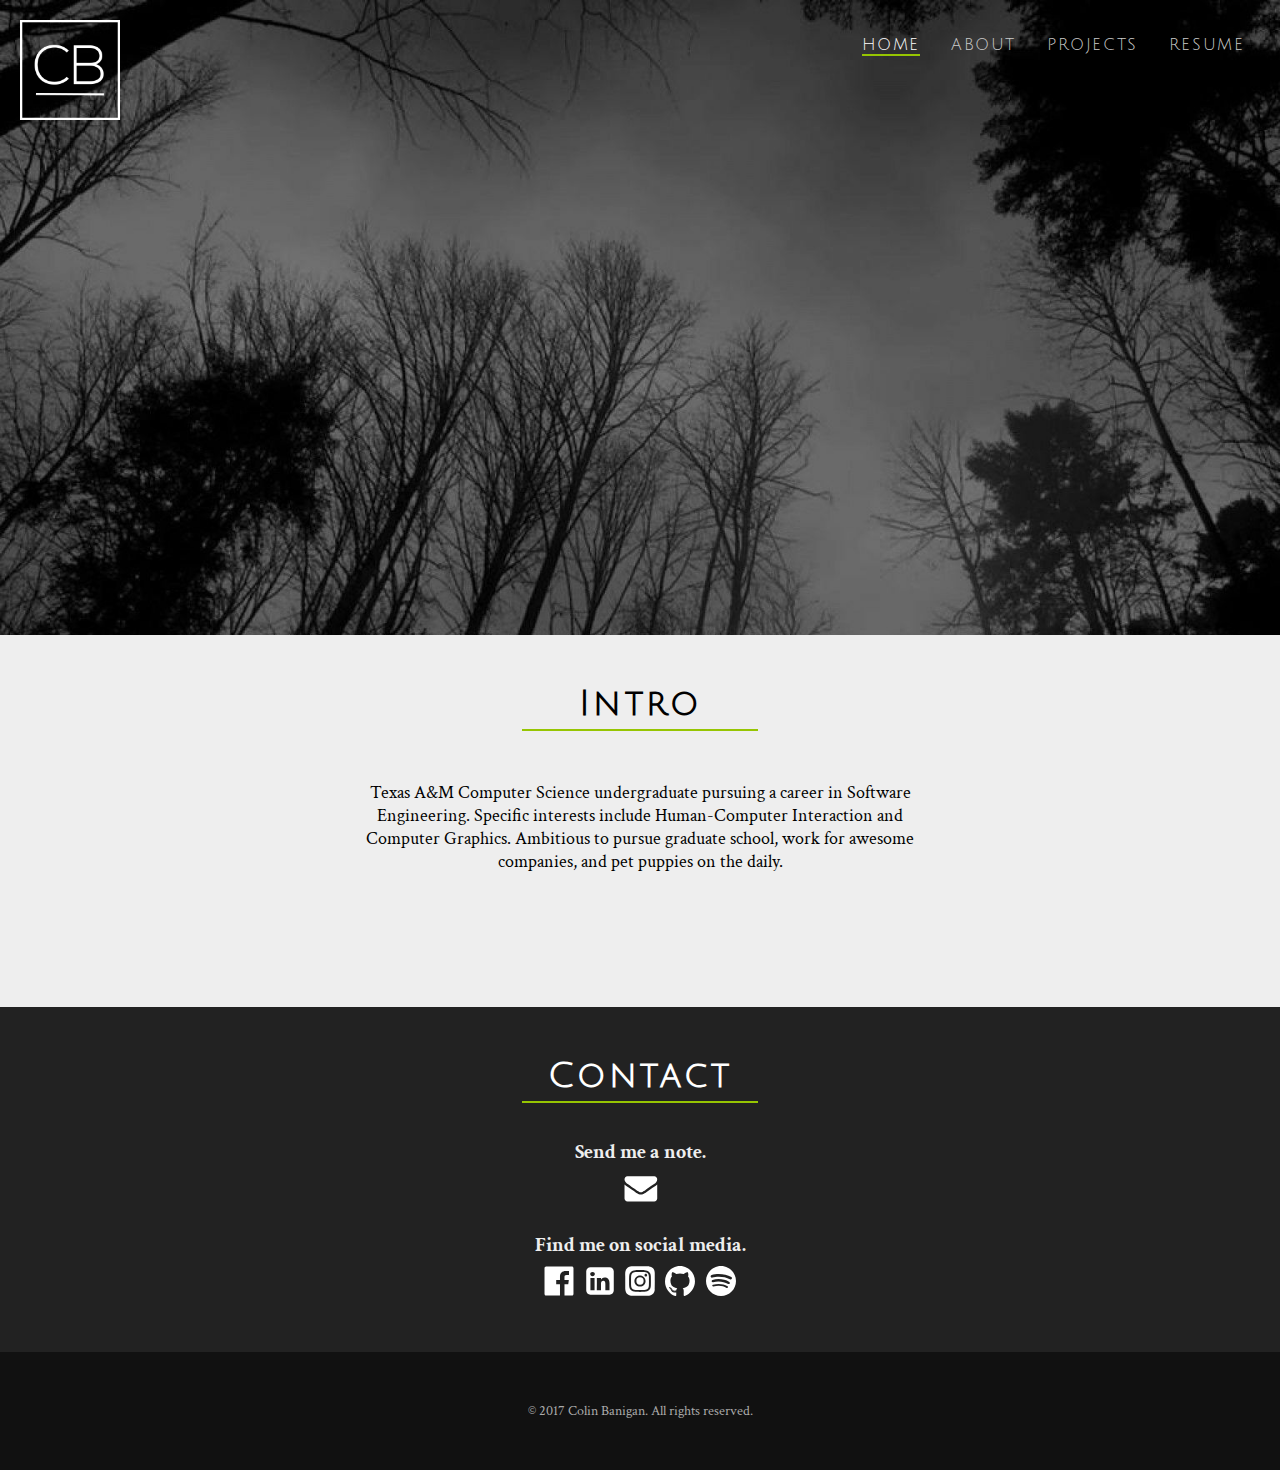
<file: index.html>
<!DOCTYPE html>
<html lang="en">
<head>
	<meta charset="utf-8">
	<meta name="viewport" content="width=device-width; initial-scale=1.0">
	<title>Colin Banigan</title>
	<link rel="stylesheet" media="screen" href="style/main.css">
    <link href="https://fonts.googleapis.com/css?family=Julius+Sans+One" rel="stylesheet">
    <link href="https://fonts.googleapis.com/css?family=Crimson+Text:400,400i" rel="stylesheet">
    <script src="https://ajax.googleapis.com/ajax/libs/jquery/3.2.0/jquery.min.js"></script>
</head>
<body>
	<div id="wrapper">
        <nav>
            <a href="index.html"><img class="logo julius" src="images/white-logo.png" width="100px"></a>
            <div class="menu julius">
                <ul class="main-list">
                    <li class="main-list-item"><a href="index.html"><span class="selected">Home</span></a></li>
                    <li class="main-list-item"><a href="pages/about.html" >About</a></li>
                    <li class="main-list-item"><a href="pages/projects.html">Projects</a></li>
                    <li class="main-list-item"><a href="pages/resume.html">Resume</a></li>
	           </ul>
            </div>
        </nav>
        
        <header class="index-background">
            <h1 class="name julius animate-pop-in">Colin Banigan</h1>
            <div class="border-box julius animate-pop-in">
                <center><span class="dev julius">Developer <span class="green">&amp;</span> Designer</span></center>
            </div>
        </header>
        
        <div class="mini-header">
            <h2 class="mini-header-text julius">
                Intro
            </h2>
            <div class="mini-header-bar"></div>
        </div>
        
        <div class="block-text center-text intro-text">
            Texas A&amp;M Computer Science undergraduate pursuing a career in Software Engineering. Specific interests include Human-Computer Interaction and Computer Graphics. Ambitious to pursue graduate school, work for awesome companies, and pet puppies on the daily.
        </div>
        
        <div id="top-footer">
            <h2 class="mini-header-text white julius">Contact</h2>
            <div class="mini-header-bar"></div>
            <div class="email">
                <h4 class="social">Send me a note.</h4>
                <a href="mailto:cbanigan@tamu.edu"><img class="email-icon" src="images/envelope.svg" title="Email" width="60px"></a>
            </div>
            <div>
                <h4 class="social">Find me on social media.</h4>
            </div>
            <ul class="social-media">
                <li><a href="https://www.facebook.com/Bananagin"><img src="images/facebook.svg" title="Facebook" width="30px"></a></li>
                <li><a href="https://www.linkedin.com/in/colin-banigan"><img src="images/linkedin.svg" title="LinkedIn" width="30px"></a></li>
                <li><a href="https://www.instagram.com/colinbanigan/"><img src="images/instagram.svg" title="Instagram" width="30px"></a></li>
                <li><a href="https://github.com/cbanigan"><img src="images/github.svg" title="GitHub" width="30px"></a></li>
                <li><a href="http://open.spotify.com/user/colinbanigan"><img src="images/spotify.svg" title="Spotify" width="30px"></a></li>
            </ul>
        </div>
        
        <footer>
            <div class="copyright">© 2017 Colin Banigan. All rights reserved.</div>
        </footer>

	</div>   <! wrapper ->
</body>

</html>
</file>
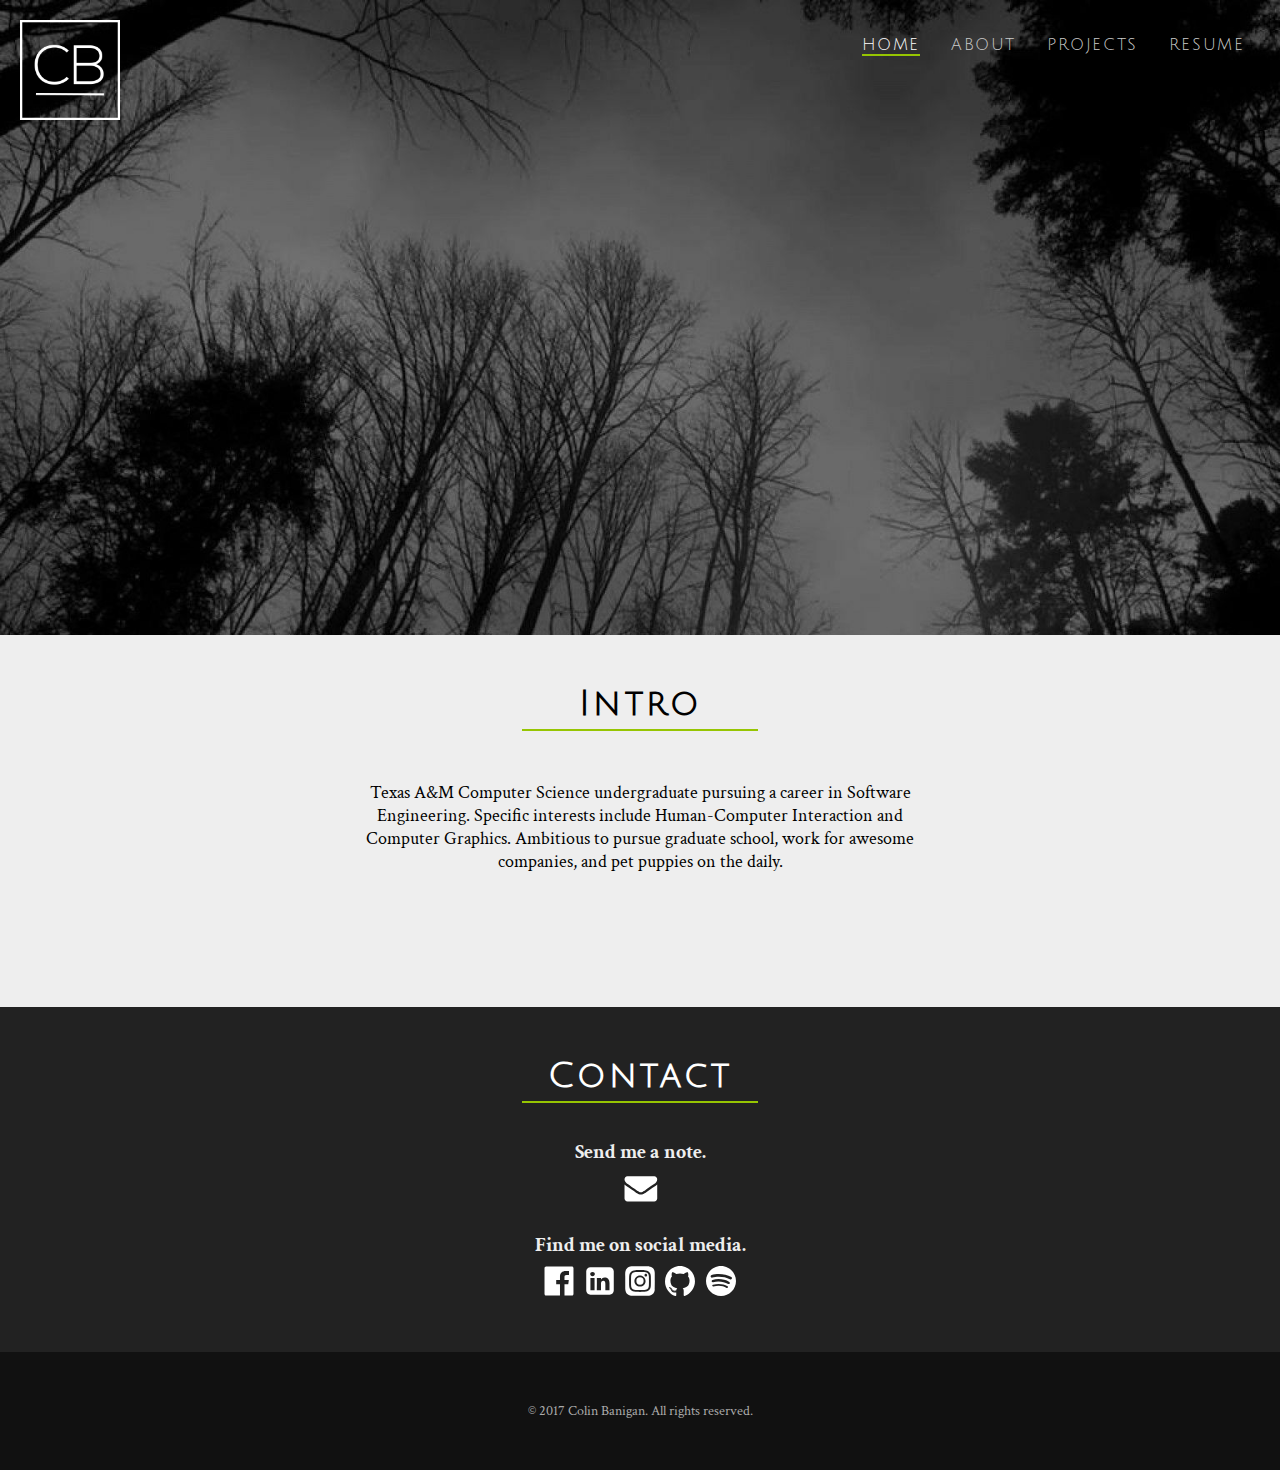
<file: pages/index.html>
<!DOCTYPE html>
<html lang="en">
<head>
	<meta charset="utf-8">
	<meta name="viewport" content="width=device-width; initial-scale=1.0">
	<title>Colin Banigan</title>
	<link rel="stylesheet" media="screen" href="../style/main.css">
    <link href="https://fonts.googleapis.com/css?family=Julius+Sans+One" rel="stylesheet">
    <link href="https://fonts.googleapis.com/css?family=Crimson+Text:400,400i" rel="stylesheet">
    <script src="https://ajax.googleapis.com/ajax/libs/jquery/3.2.0/jquery.min.js"></script>
</head>
<body>
	<div id="wrapper">
        <nav>
            <a href="index.html"><img class="logo julius" src="../images/white-logo.png" width="100px"></a>
            <div class="menu julius">
                <ul class="main-list">
                    <li class="main-list-item"><a href="index.html"><span class="selected">Home</span></a></li>
                    <li class="main-list-item"><a href="about.html" >About</a></li>
                    <li class="main-list-item"><a href="projects.html">Projects</a></li>
                    <li class="main-list-item"><a href="resume.html">Resume</a></li>
	           </ul>
            </div>
        </nav>
        
        <header class="index-background">
            <h1 class="name julius animate-pop-in">Colin Banigan</h1>
            <div class="border-box julius animate-pop-in">
                <center><span class="dev julius">Developer <span class="green">&amp;</span> Designer</span></center>
            </div>
        </header>
        
        <div class="mini-header">
            <h2 class="mini-header-text julius">
                Intro
            </h2>
            <div class="mini-header-bar"></div>
        </div>
        
        <div class="block-text center-text intro-text">
            Texas A&amp;M Computer Science undergraduate pursuing a career in Software Engineering. Specific interests include Human-Computer Interaction and Computer Graphics. Ambitious to pursue graduate school, work for awesome companies, and pet puppies on the daily.
        </div>
        
        <div id="top-footer">
            <h2 class="mini-header-text white julius">Contact</h2>
            <div class="mini-header-bar"></div>
            <div class="email">
                <h4 class="social">Send me a note.</h4>
                <a href="mailto:cbanigan@tamu.edu"><img class="email-icon" src="../images/envelope.svg" title="Email" width="60px"></a>
            </div>
            <div>
                <h4 class="social">Find me on social media.</h4>
            </div>
            <ul class="social-media">
                <li><a href="https://www.facebook.com/Bananagin"><img src="../images/facebook.svg" title="Facebook" width="30px"></a></li>
                <li><a href="https://www.linkedin.com/in/colin-banigan"><img src="../images/linkedin.svg" title="LinkedIn" width="30px"></a></li>
                <li><a href="https://www.instagram.com/colinbanigan/"><img src="../images/instagram.svg" title="Instagram" width="30px"></a></li>
                <li><a href="https://github.com/cbanigan"><img src="../images/github.svg" title="GitHub" width="30px"></a></li>
                <li><a href="http://open.spotify.com/user/colinbanigan"><img src="../images/spotify.svg" title="Spotify" width="30px"></a></li>
            </ul>
        </div>
        
        <footer>
            <div class="copyright">© 2017 Colin Banigan. All rights reserved.</div>
        </footer>

	</div>   <! wrapper ->
</body>

</html>
</file>
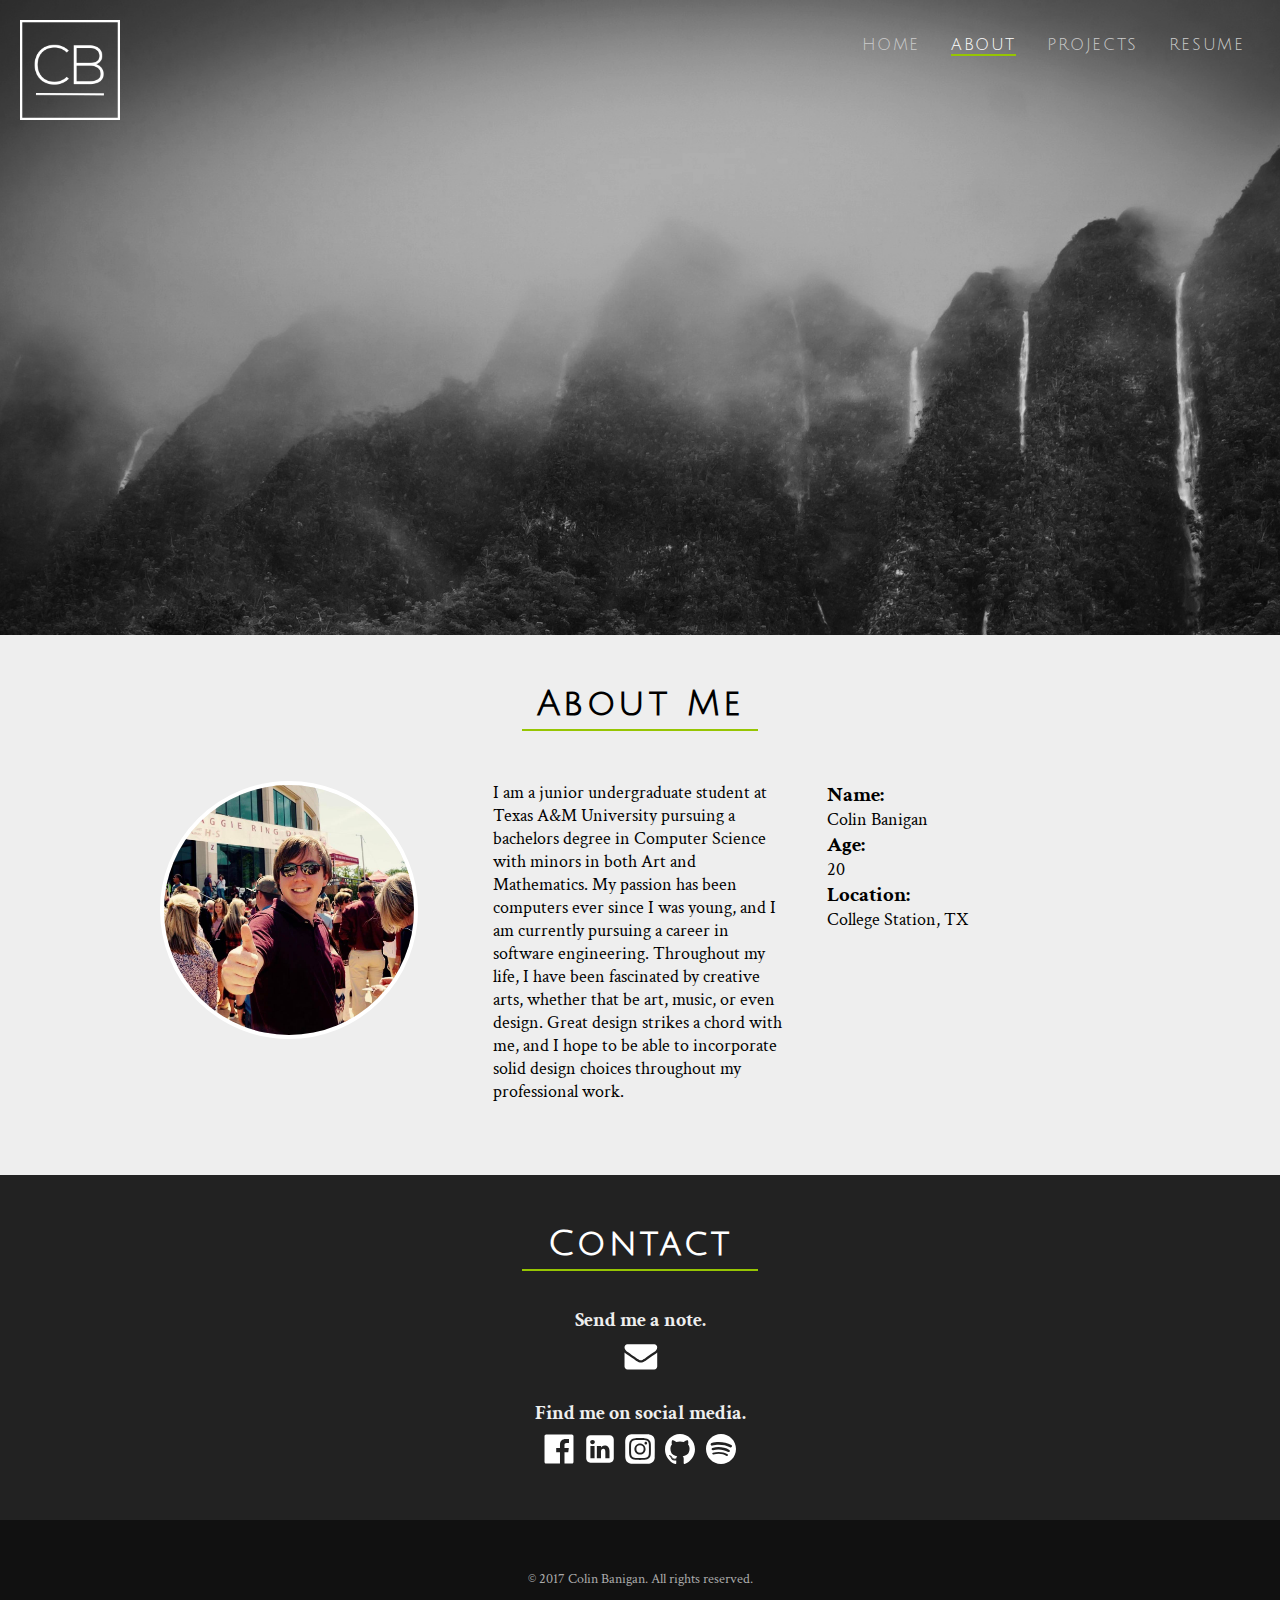
<file: about.html>
<!DOCTYPE html>
<html lang="en">
<head>
	<meta charset="utf-8">
	<meta name="viewport" content="width=device-width; initial-scale=1.0">
	<title>Colin Banigan</title>
	<link rel="stylesheet" media="screen" href="main.css">
    <link href="https://fonts.googleapis.com/css?family=Julius+Sans+One" rel="stylesheet">
    <link href="https://fonts.googleapis.com/css?family=Crimson+Text:400,400i" rel="stylesheet">
    <script src="https://ajax.googleapis.com/ajax/libs/jquery/3.2.0/jquery.min.js"></script>
</head>
<body>
	<div id="wrapper">
        <nav>
            <a href="index.html"><img class="logo julius" src="white-logo.png" width="100px"></a>
            <div class="menu julius">
                <ul class="main-list">
                    <li class="main-list-item"><a href="index.html">Home</a></li>
                    <li class="main-list-item"><a href="about.html" ><span class="selected">About</span></a></li>
                    <li class="main-list-item"><a href="projects.html">Projects</a></li>
                    <li class="main-list-item"><a href="resume.html">Resume</a></li>
	           </ul>
            </div>
        </nav>
        
        <header class="about-background">
            <h1 class="name julius animate-pop-in">Colin Banigan</h1>
            <div class="border-box julius animate-pop-in">
                <center><span class="dev julius">Developer <span class="green">&amp;</span> Designer</span></center>
            </div>
        </header>
        
        <div class="mini-header">
            <h2 class="mini-header-text julius">
                About Me
            </h2>
            <div class="mini-header-bar"></div>
        </div>
        
        <div class="flex-box about block-text">
            <div class="flex-item about-image">
                <img class="flex-image circle" src="profile-pic.jpg" width="250px">
            </div>
            <div class="flex-item about-description">
                I am a junior undergraduate student at Texas A&amp;M University pursuing a bachelors degree in Computer Science with minors
                in both Art and Mathematics. My passion has been computers ever since I was young, and I am currently pursuing a career in software engineering. Throughout
                my life, I have been fascinated by creative arts, whether that be art, music, or even design. Great design strikes a chord with me,
                and I hope to be able to incorporate solid design choices throughout my professional work.
            </div>
            <div class="flex-item about-stats">
                <h3>Name:</h3>
                <p>Colin Banigan</p>
                <h3>Age:</h3>
                <p>20</p>
                <h3>Location:</h3>
                <p>College Station, TX</p>
            </div>
        </div>
        
        <div id="top-footer">
            <h2 class="mini-header-text white julius">Contact</h2>
            <div class="mini-header-bar"></div>
            <div class="email">
                <h4 class="social">Send me a note.</h4>
                <a href="mailto:cbanigan@tamu.edu"><img class="email-icon" src="envelope.svg" title="Email" width="60px"></a>
            </div>
            <div>
                <h4 class="social">Find me on social media.</h4>
            </div>
            <ul class="social-media">
                <li><a href="https://www.facebook.com/Bananagin"><img src="facebook.svg" title="Facebook" width="30px"></a></li>
                <li><a href="https://www.linkedin.com/in/colin-banigan"><img src="linkedin.svg" title="LinkedIn" width="30px"></a></li>
                <li><a href="https://www.instagram.com/colinbanigan/"><img src="instagram.svg" title="Instagram" width="30px"></a></li>
                <li><a href="https://github.com/cbanigan"><img src="github.svg" title="GitHub" width="30px"></a></li>
                <li><a href="http://open.spotify.com/user/colinbanigan"><img src="spotify.svg" title="Spotify" width="30px"></a></li>
            </ul>
        </div>
        
        <footer>
            <div class="copyright">© 2017 Colin Banigan. All rights reserved.</div>
        </footer>

	</div>   <! wrapper ->
</body>

</html>
</file>
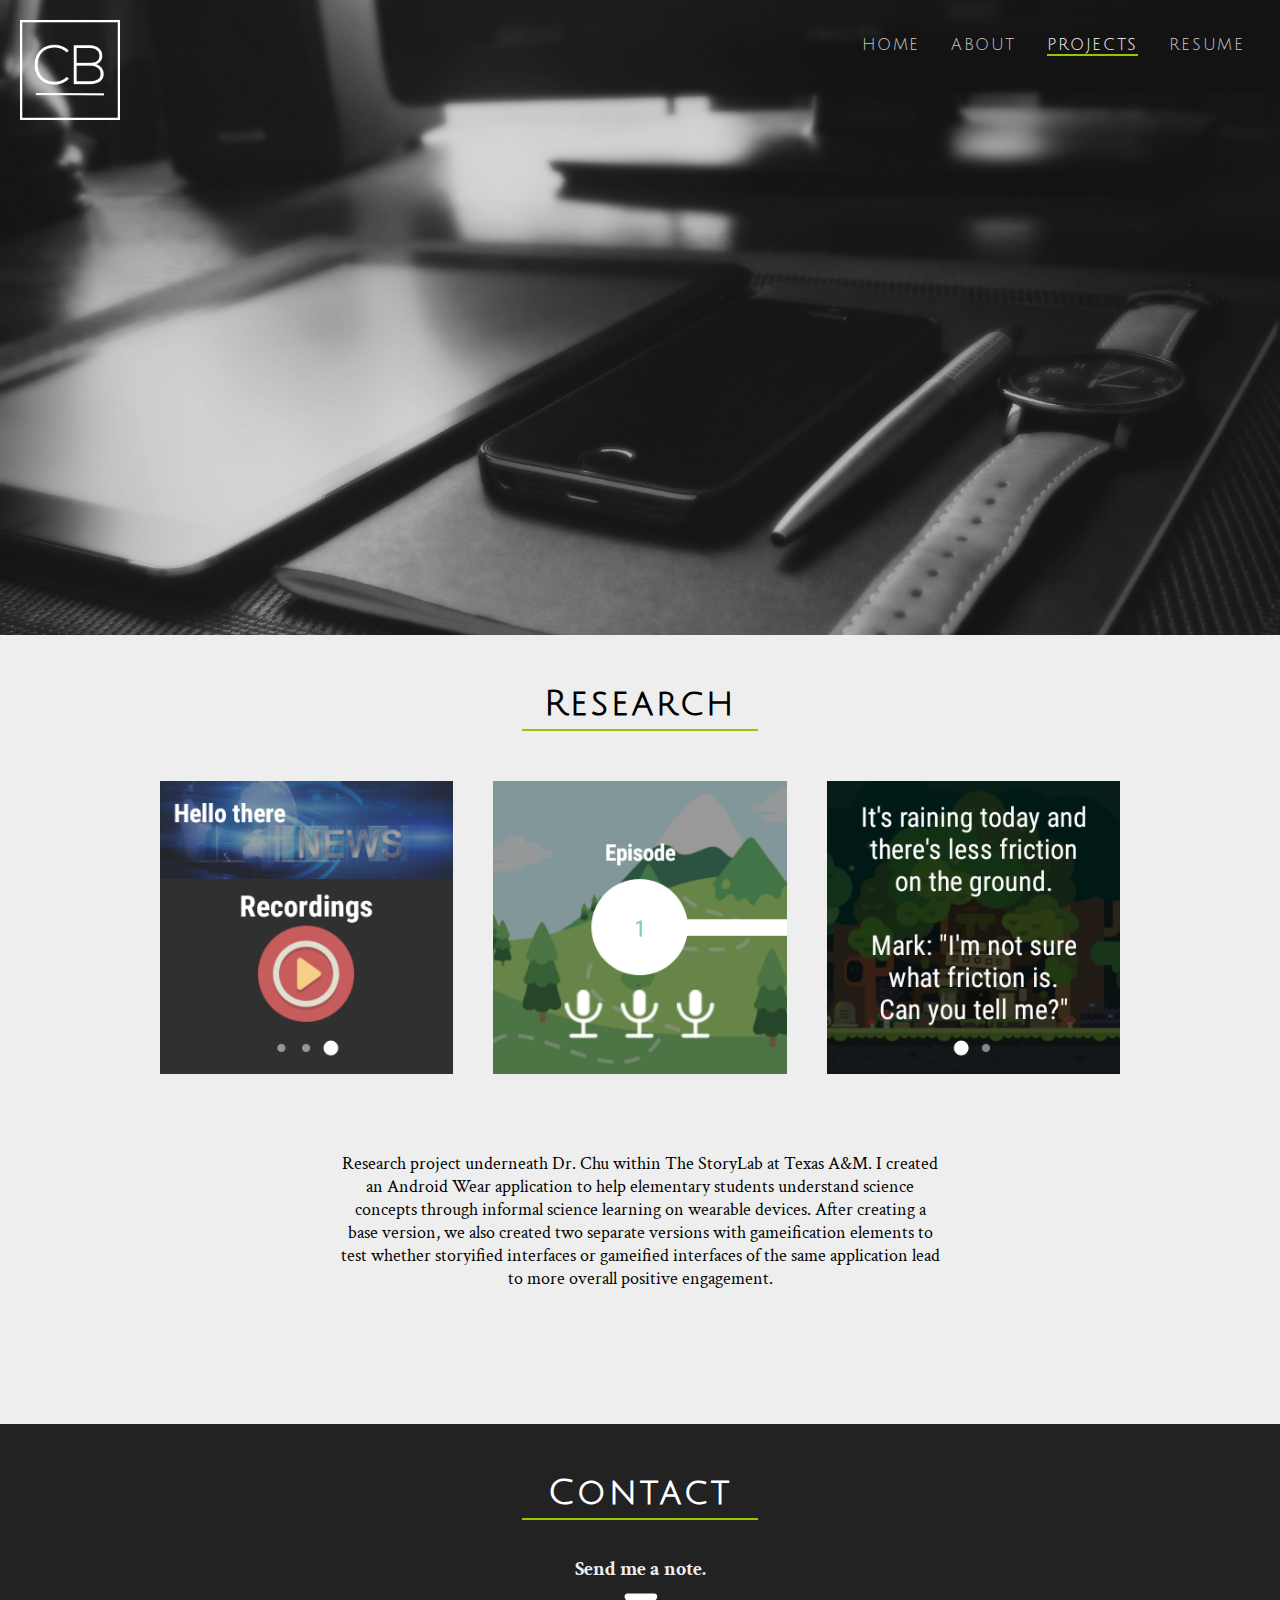
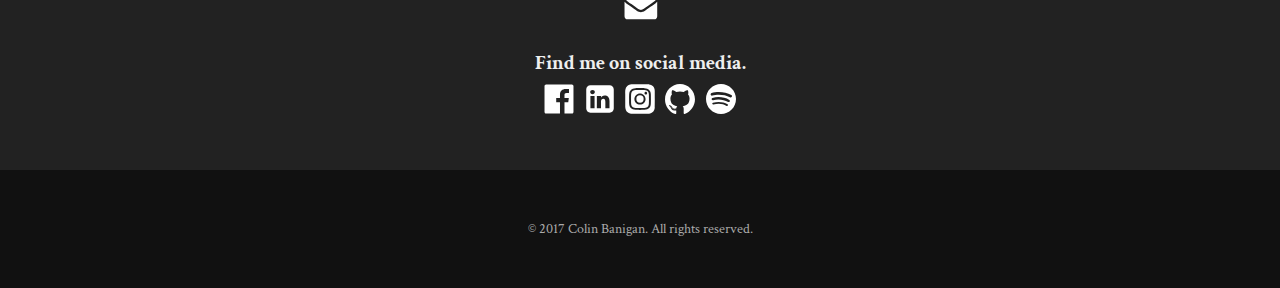
<file: project-1.html>
<!DOCTYPE html>
<html lang="en">
<head>
	<meta charset="utf-8">
	<meta name="viewport" content="width=device-width; initial-scale=1.0">
	<title>Colin Banigan</title>
	<link rel="stylesheet" media="screen" href="main.css">
    <link href="https://fonts.googleapis.com/css?family=Julius+Sans+One" rel="stylesheet">
    <link href="https://fonts.googleapis.com/css?family=Crimson+Text:400,400i" rel="stylesheet">
    <script src="https://ajax.googleapis.com/ajax/libs/jquery/3.2.0/jquery.min.js"></script>
</head>
<body>
	<div id="wrapper">
        <nav>
            <a href="index.html"><img class="logo julius" src="white-logo.png" width="100px"></a>
            <div class="menu julius">
                <ul class="main-list">
                    <li class="main-list-item"><a href="index.html">Home</a></li>
                    <li class="main-list-item"><a href="about.html" >About</a></li>
                    <li class="main-list-item"><a href="projects.html"><span class="selected">Projects</span></a></li>
                    <li class="main-list-item"><a href="resume.html">Resume</a></li>
	           </ul>
            </div>
        </nav>
        
        <header class="projects-background">
            <h1 class="name julius animate-pop-in">Colin Banigan</h1>
            <div class="border-box julius animate-pop-in">
                <center><span class="dev julius">Developer <span class="green">&amp;</span> Designer</span></center>
            </div>
        </header>
        
        <div class="mini-header">
            <h2 class="mini-header-text julius">
                Research
            </h2>
            <div class="mini-header-bar"></div>
        </div>
        
        <div class="flex-box projects block-text">
            <div class="flex-item">
                <center><img class="flex-image" src="research-1.png" width="320px"></center>
            </div>
            <div class="flex-item">
                <center><img class="flex-image" src="research-2.png" width="320px"></center>
            </div>
            <div class="flex-item">
                <center><img class="flex-image" src="research-3.png" width="320px"></center>
            </div>
        </div>
        
        <div class="block-text center-text intro-text">
            Research project underneath Dr. Chu within The StoryLab at Texas A&amp;M. I created an Android Wear application to help elementary students understand science concepts through informal science learning on wearable devices. After creating a base version, we also created two separate versions with gameification elements to test whether storyified interfaces or gameified interfaces of the same application lead to more overall positive engagement.
        </div>
        
        <div id="top-footer">
            <h2 class="mini-header-text white julius">Contact</h2>
            <div class="mini-header-bar"></div>
            <div class="email">
                <h4 class="social">Send me a note.</h4>
                <a href="mailto:cbanigan@tamu.edu"><img class="email-icon" src="envelope.svg" title="Email" width="60px"></a>
            </div>
            <div>
                <h4 class="social">Find me on social media.</h4>
            </div>
            <ul class="social-media">
                <li><a href="https://www.facebook.com/Bananagin"><img src="facebook.svg" title="Facebook" width="30px"></a></li>
                <li><a href="https://www.linkedin.com/in/colin-banigan"><img src="linkedin.svg" title="LinkedIn" width="30px"></a></li>
                <li><a href="https://www.instagram.com/colinbanigan/"><img src="instagram.svg" title="Instagram" width="30px"></a></li>
                <li><a href="https://github.com/cbanigan"><img src="github.svg" title="GitHub" width="30px"></a></li>
                <li><a href="http://open.spotify.com/user/colinbanigan"><img src="spotify.svg" title="Spotify" width="30px"></a></li>
            </ul>
        </div>
        
        <footer>
            <div class="copyright">© 2017 Colin Banigan. All rights reserved.</div>
        </footer>

	</div>   <! wrapper ->
</body>

</html>
</file>
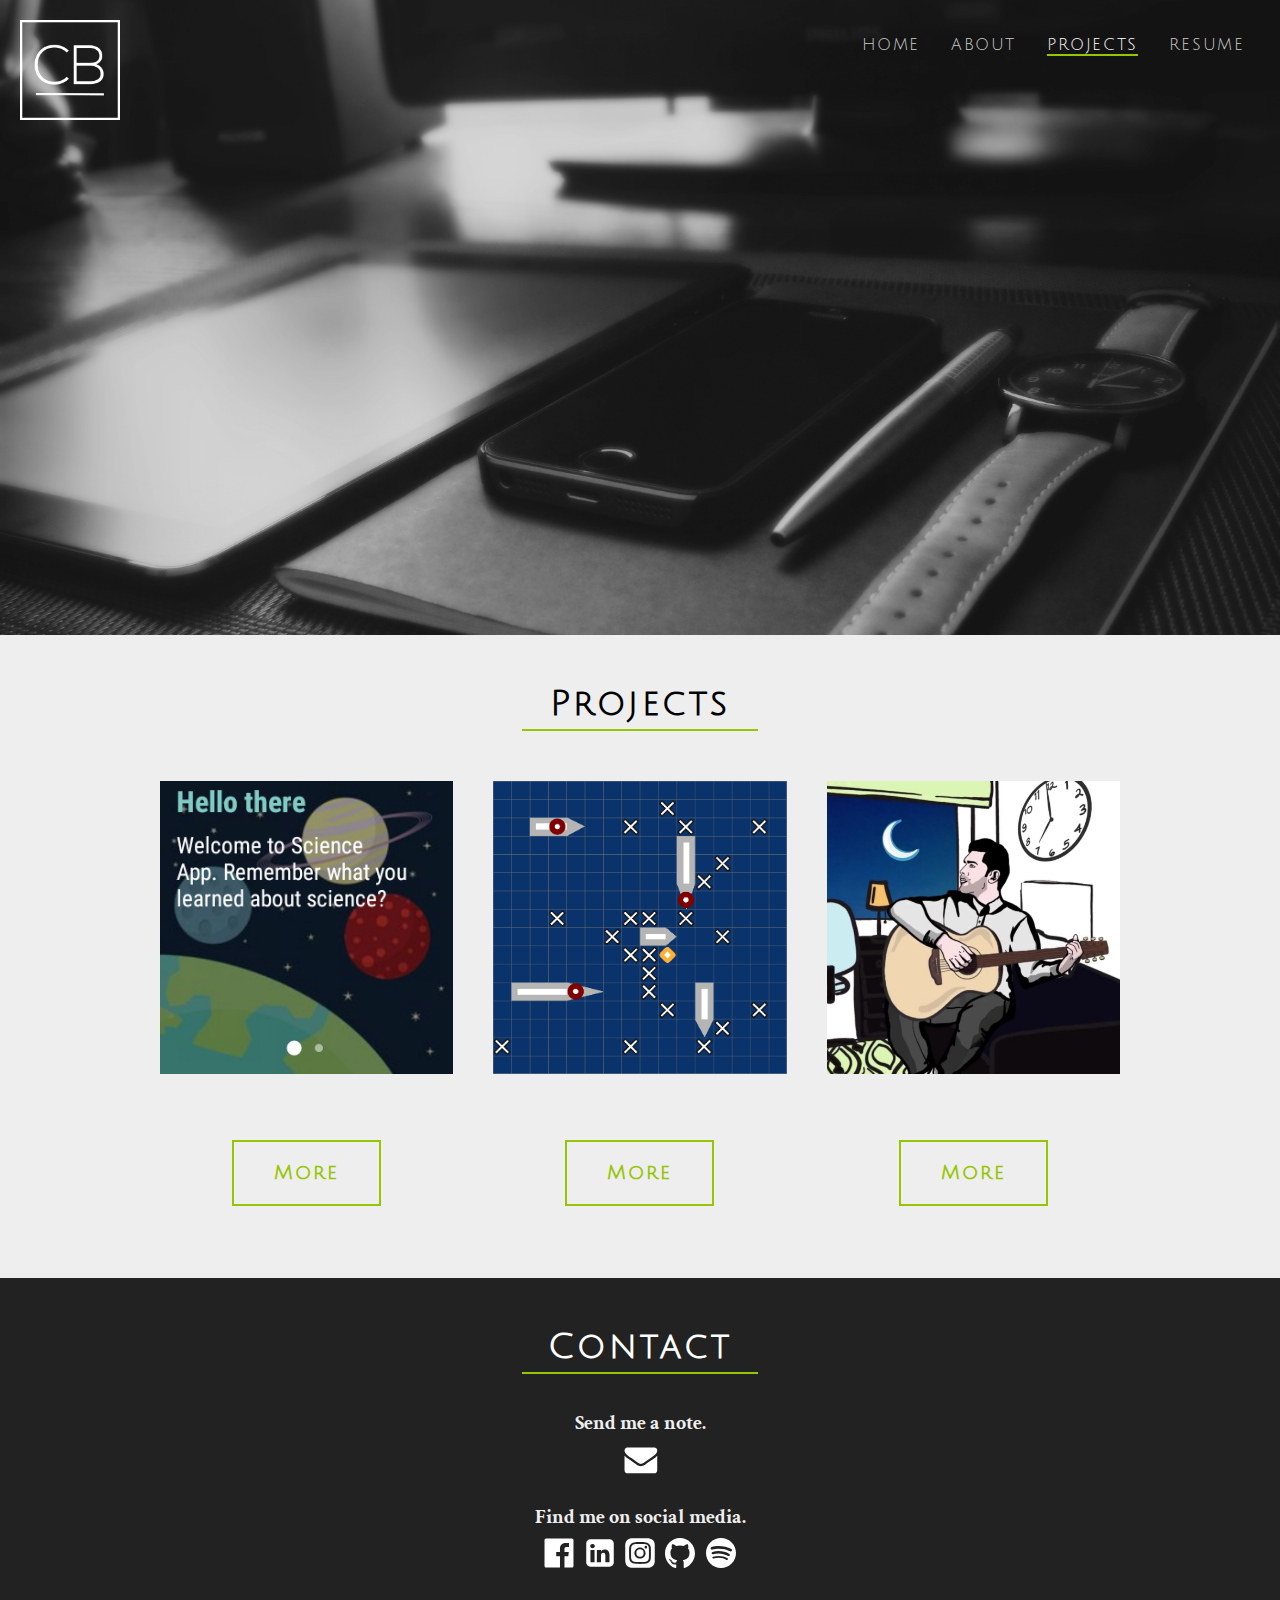
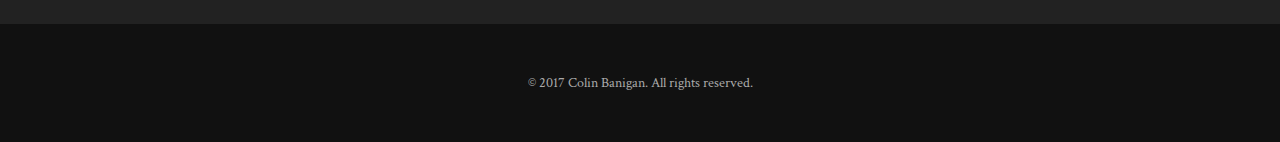
<file: projects.html>
<!DOCTYPE html>
<html lang="en">
<head>
	<meta charset="utf-8">
	<meta name="viewport" content="width=device-width; initial-scale=1.0">
	<title>Colin Banigan</title>
	<link rel="stylesheet" media="screen" href="main.css">
    <link href="https://fonts.googleapis.com/css?family=Julius+Sans+One" rel="stylesheet">
    <link href="https://fonts.googleapis.com/css?family=Crimson+Text:400,400i" rel="stylesheet">
    <script src="https://ajax.googleapis.com/ajax/libs/jquery/3.2.0/jquery.min.js"></script>
</head>
<body>
	<div id="wrapper">
        <nav>
            <a href="index.html"><img class="logo julius" src="white-logo.png" width="100px"></a>
            <div class="menu julius">
                <ul class="main-list">
                    <li class="main-list-item"><a href="index.html">Home</a></li>
                    <li class="main-list-item"><a href="about.html" >About</a></li>
                    <li class="main-list-item"><a href="projects.html"><span class="selected">Projects</span></a></li>
                    <li class="main-list-item"><a href="resume.html">Resume</a></li>
	           </ul>
            </div>
        </nav>
        
        <header class="projects-background">
            <h1 class="name julius animate-pop-in">Colin Banigan</h1>
            <div class="border-box julius animate-pop-in">
                <center><span class="dev julius">Developer <span class="green">&amp;</span> Designer</span></center>
            </div>
        </header>
        
        <div class="mini-header">
            <h2 class="mini-header-text julius">
                Projects
            </h2>
            <div class="mini-header-bar"></div>
        </div>
        
        <div class="flex-box projects block-text">
            <div class="flex-item">
                <center><img class="flex-image " src="research-0.png" width="320px"></center>
                <center><a href="project-1.html"><div class="fancy-button project-button julius">More</div></a></center>
            </div>
            <div class="flex-item">
                <center><img class="flex-image " src="battleship.png" width="320px"></center>
                <center><a href="project-2.html"><div class="fancy-button project-button julius">More</div></a></center>
            </div>
            <div class="flex-item">
                <center><img class="flex-image" src="after-effects.jpg" width="320px"></center>
                <center><a href="project-3.html"><div class="fancy-button project-button julius">More</div></a></center>
            </div>
        </div>
        
        <div id="top-footer">
            <h2 class="mini-header-text white julius">Contact</h2>
            <div class="mini-header-bar"></div>
            <div class="email">
                <h4 class="social">Send me a note.</h4>
                <a href="mailto:cbanigan@tamu.edu"><img class="email-icon" src="envelope.svg" title="Email" width="60px"></a>
            </div>
            <div>
                <h4 class="social">Find me on social media.</h4>
            </div>
            <ul class="social-media">
                <li><a href="https://www.facebook.com/Bananagin"><img src="facebook.svg" title="Facebook" width="30px"></a></li>
                <li><a href="https://www.linkedin.com/in/colin-banigan"><img src="linkedin.svg" title="LinkedIn" width="30px"></a></li>
                <li><a href="https://www.instagram.com/colinbanigan/"><img src="instagram.svg" title="Instagram" width="30px"></a></li>
                <li><a href="https://github.com/cbanigan"><img src="github.svg" title="GitHub" width="30px"></a></li>
                <li><a href="http://open.spotify.com/user/colinbanigan"><img src="spotify.svg" title="Spotify" width="30px"></a></li>
            </ul>
        </div>
        
        <footer>
            <div class="copyright">© 2017 Colin Banigan. All rights reserved.</div>
        </footer>

	</div>   <! wrapper ->
</body>

</html>
</file>
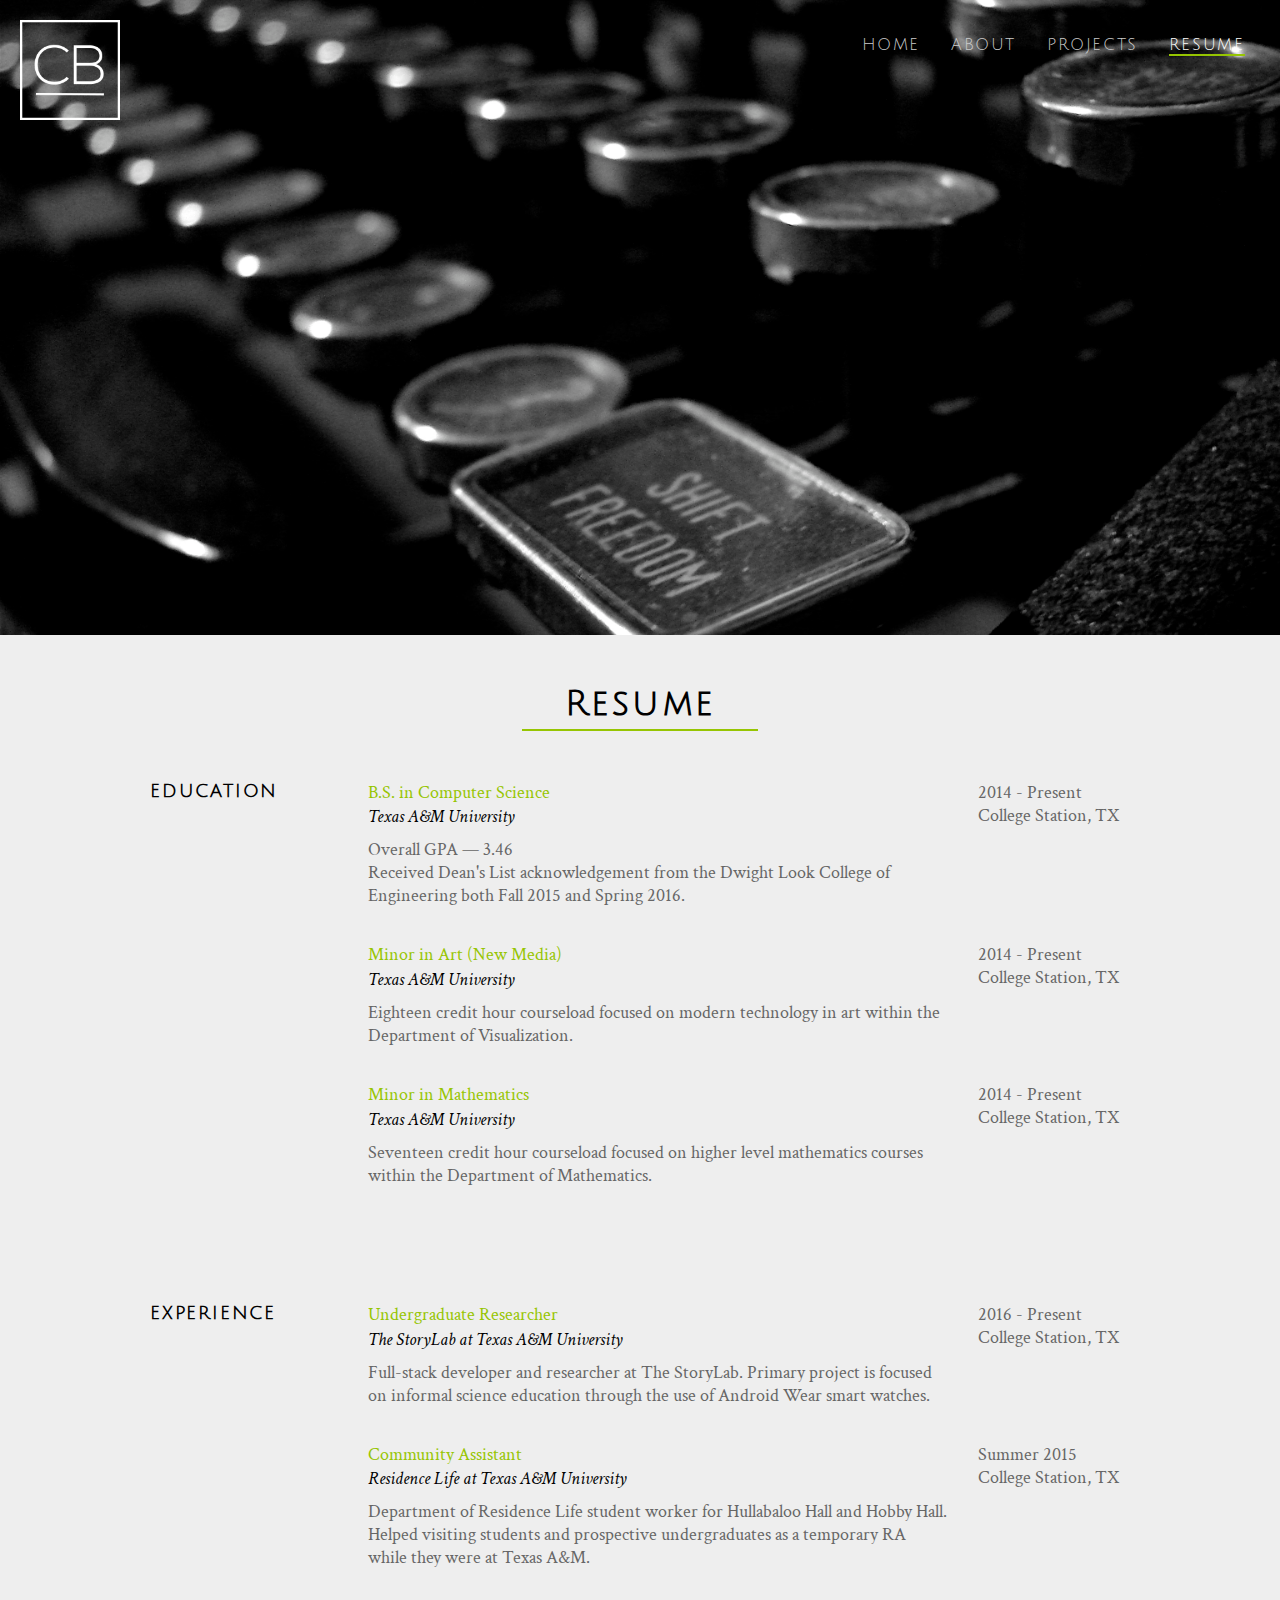
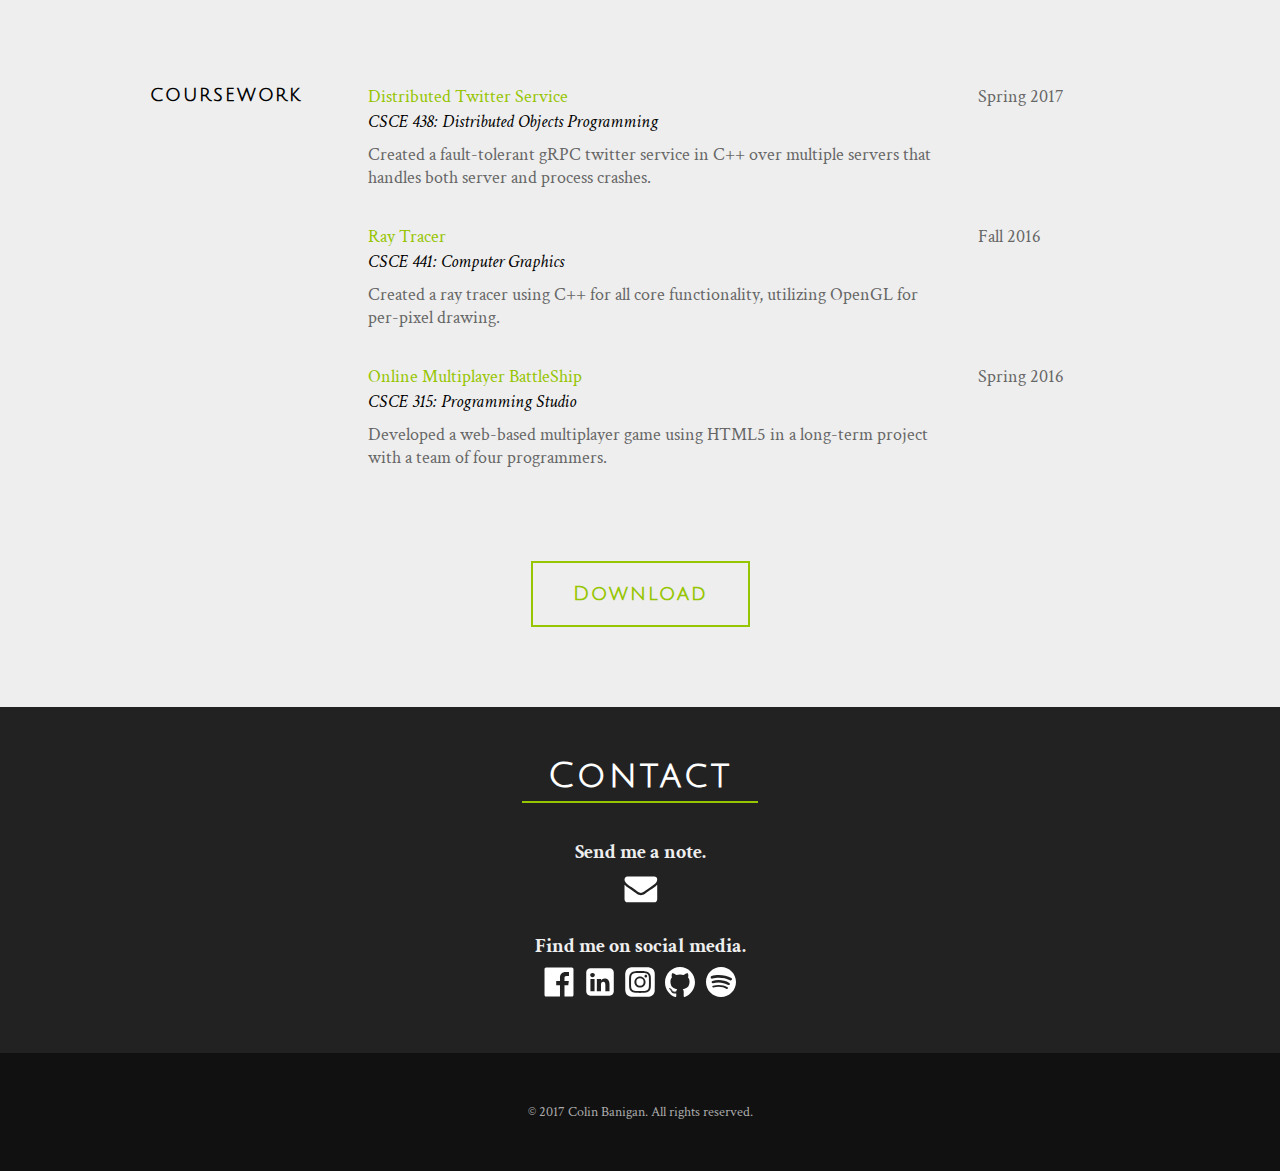
<file: resume.html>
<!DOCTYPE html>
<html lang="en">
<head>
	<meta charset="utf-8">
	<meta name="viewport" content="width=device-width; initial-scale=1.0">
	<title>Colin Banigan</title>
	<link rel="stylesheet" media="screen" href="main.css">
    <link href="https://fonts.googleapis.com/css?family=Julius+Sans+One" rel="stylesheet">
    <link href="https://fonts.googleapis.com/css?family=Crimson+Text:400,400i" rel="stylesheet">
    <script src="https://ajax.googleapis.com/ajax/libs/jquery/3.2.0/jquery.min.js"></script>
</head>
<body>
	<div id="wrapper">
        <nav>
            <a href="index.html"><img class="logo julius" src="white-logo.png" width="100px"></a>
            <div class="menu julius">
                <ul class="main-list">
                    <li class="main-list-item"><a href="index.html">Home</a></li>
                    <li class="main-list-item"><a href="about.html" >About</a></li>
                    <li class="main-list-item"><a href="projects.html">Projects</a></li>
                    <li class="main-list-item"><a href="resume.html"><span class="selected">Resume</span></a></li>
	           </ul>
            </div>
        </nav>
        
        <header class="resume-background">
            <h1 class="name julius animate-pop-in">Colin Banigan</h1>
            <div class="border-box julius animate-pop-in">
                <center><span class="dev julius">Developer <span class="green">&amp;</span> Designer</span></center>
            </div>
        </header>
        
        <div class="mini-header">
            <h2 class="mini-header-text julius">
                Resume
            </h2>
            <div class="mini-header-bar"></div>
        </div>
        
        <div class="resume">
            <div class="resume-block">
                <div class="resume-title julius">
                    Education
                </div>
                <div class="resume-items">
                    <div class="resume-item-container">
                        <div class="resume-item">
                            <div class="item-name">
                                B.S. in Computer Science
                            </div>
                            <div class="item-info">
                                Texas A&amp;M University
                            </div>
                            <div class="item-description">
                                Overall GPA &mdash; 3.46<br/>
                                Received Dean's List acknowledgement from the Dwight Look College of Engineering both Fall 2015 and Spring 2016.
                            </div>
                        </div>
                        <div class="resume-item-sidebar">
                            <div class="item-dates">
                                2014 - Present
                            </div>
                            <div class="item-location">
                                College Station, TX
                            </div>
                        </div>
                    </div>
                    <div class="resume-item-container">
                        <div class="resume-item">
                            <div class="item-name">
                                Minor in Art (New Media)
                            </div>
                            <div class="item-info">
                                Texas A&amp;M University
                            </div>
                            <div class="item-description">
                                Eighteen credit hour courseload focused on modern technology in art within the Department of Visualization.
                            </div>
                        </div>
                        <div class="resume-item-sidebar">
                            <div class="item-dates">
                                2014 - Present
                            </div>
                            <div class="item-location">
                                College Station, TX
                            </div>
                        </div>
                    </div>
                    <div class="resume-item-container">
                        <div class="resume-item">
                            <div class="item-name">
                                Minor in Mathematics
                            </div>
                            <div class="item-info">
                                Texas A&amp;M University
                            </div>
                            <div class="item-description">
                                Seventeen credit hour courseload focused on higher level mathematics courses within the Department of Mathematics.
                            </div>
                        </div>
                        <div class="resume-item-sidebar">
                            <div class="item-dates">
                                2014 - Present
                            </div>
                            <div class="item-location">
                                College Station, TX
                            </div>
                        </div>
                    </div>
                </div>
            </div>
            
            <div class="resume-block">
                <div class="resume-title julius">
                    Experience
                </div>
                <div class="resume-items">
                    <div class="resume-item-container">
                        <div class="resume-item">
                            <div class="item-name">
                                Undergraduate Researcher
                            </div>
                            <div class="item-info">
                                The StoryLab at Texas A&amp;M University
                            </div>
                            <div class="item-description">
                                Full-stack developer and researcher at The StoryLab. Primary project is focused on informal science education through the use of Android Wear smart watches.
                            </div>
                        </div>
                        <div class="resume-item-sidebar">
                            <div class="item-dates">
                                2016 - Present
                            </div>
                            <div class="item-location">
                                College Station, TX
                            </div>
                        </div>
                    </div>
                    <div class="resume-item-container">
                        <div class="resume-item">
                            <div class="item-name">
                                Community Assistant
                            </div>
                            <div class="item-info">
                                Residence Life at Texas A&amp;M University
                            </div>
                            <div class="item-description">
                                Department of Residence Life student worker for Hullabaloo Hall and Hobby Hall. Helped visiting students and prospective undergraduates as a temporary RA while they were at Texas A&amp;M.
                            </div>
                        </div>
                        <div class="resume-item-sidebar">
                            <div class="item-dates">
                                Summer 2015
                            </div>
                            <div class="item-location">
                                College Station, TX
                            </div>
                        </div>
                    </div>
                </div>
            </div>
            
            <div class="resume-block">
                <div class="resume-title julius">
                    Coursework
                </div>
                <div class="resume-items">
                    <div class="resume-item-container">
                        <div class="resume-item">
                            <div class="item-name">
                                Distributed Twitter Service
                            </div>
                            <div class="item-info">
                                CSCE 438: Distributed Objects Programming
                            </div>
                            <div class="item-description">
                                Created a fault-tolerant gRPC twitter service in C++ over multiple servers that handles both server and process crashes.
                            </div>
                        </div>
                        <div class="resume-item-sidebar">
                            <div class="item-dates">
                                Spring 2017
                            </div>
                            <div class="item-location">
                            </div>
                        </div>
                    </div>
                    <div class="resume-item-container">
                        <div class="resume-item">
                            <div class="item-name">
                                Ray Tracer
                            </div>
                            <div class="item-info">
                                CSCE 441: Computer Graphics
                            </div>
                            <div class="item-description">
                                Created a ray tracer using C++ for all core functionality, utilizing OpenGL for per-pixel drawing.
                            </div>
                        </div>
                        <div class="resume-item-sidebar">
                            <div class="item-dates">
                                Fall 2016
                            </div>
                            <div class="item-location">  
                            </div>
                        </div>
                    </div>
                    <div class="resume-item-container">
                        <div class="resume-item">
                            <div class="item-name">
                                Online Multiplayer BattleShip
                            </div>
                            <div class="item-info">
                                CSCE 315: Programming Studio
                            </div>
                            <div class="item-description">
                                Developed a web-based multiplayer game using HTML5 in a long-term project with a team of four programmers.
                            </div>
                        </div>
                        <div class="resume-item-sidebar">
                            <div class="item-dates">
                                Spring 2016
                            </div>
                            <div class="item-location">
                            </div>
                        </div>
                    </div>
                </div>
            </div>
            
            <center><a href="Resume%20-%20Colin%20E%20Banigan%20Spring%202017.pdf" download=""><div class="fancy-button resume-button julius">Download</div></a></center>
        </div>
        
        <div id="top-footer">
            <h2 class="mini-header-text white julius">Contact</h2>
            <div class="mini-header-bar"></div>
            <div class="email">
                <h4 class="social">Send me a note.</h4>
                <a href="mailto:cbanigan@tamu.edu"><img class="email-icon" src="envelope.svg" title="Email" width="60px"></a>
            </div>
            <div>
                <h4 class="social">Find me on social media.</h4>
            </div>
            <ul class="social-media">
                <li><a href="https://www.facebook.com/Bananagin"><img src="facebook.svg" title="Facebook" width="30px"></a></li>
                <li><a href="https://www.linkedin.com/in/colin-banigan"><img src="linkedin.svg" title="LinkedIn" width="30px"></a></li>
                <li><a href="https://www.instagram.com/colinbanigan/"><img src="instagram.svg" title="Instagram" width="30px"></a></li>
                <li><a href="https://github.com/cbanigan"><img src="github.svg" title="GitHub" width="30px"></a></li>
                <li><a href="http://open.spotify.com/user/colinbanigan"><img src="spotify.svg" title="Spotify" width="30px"></a></li>
            </ul>
        </div>
        
        <footer>
            <div class="copyright">© 2017 Colin Banigan. All rights reserved.</div>
        </footer>

	</div>   <! wrapper ->
</body>

</html>
</file>
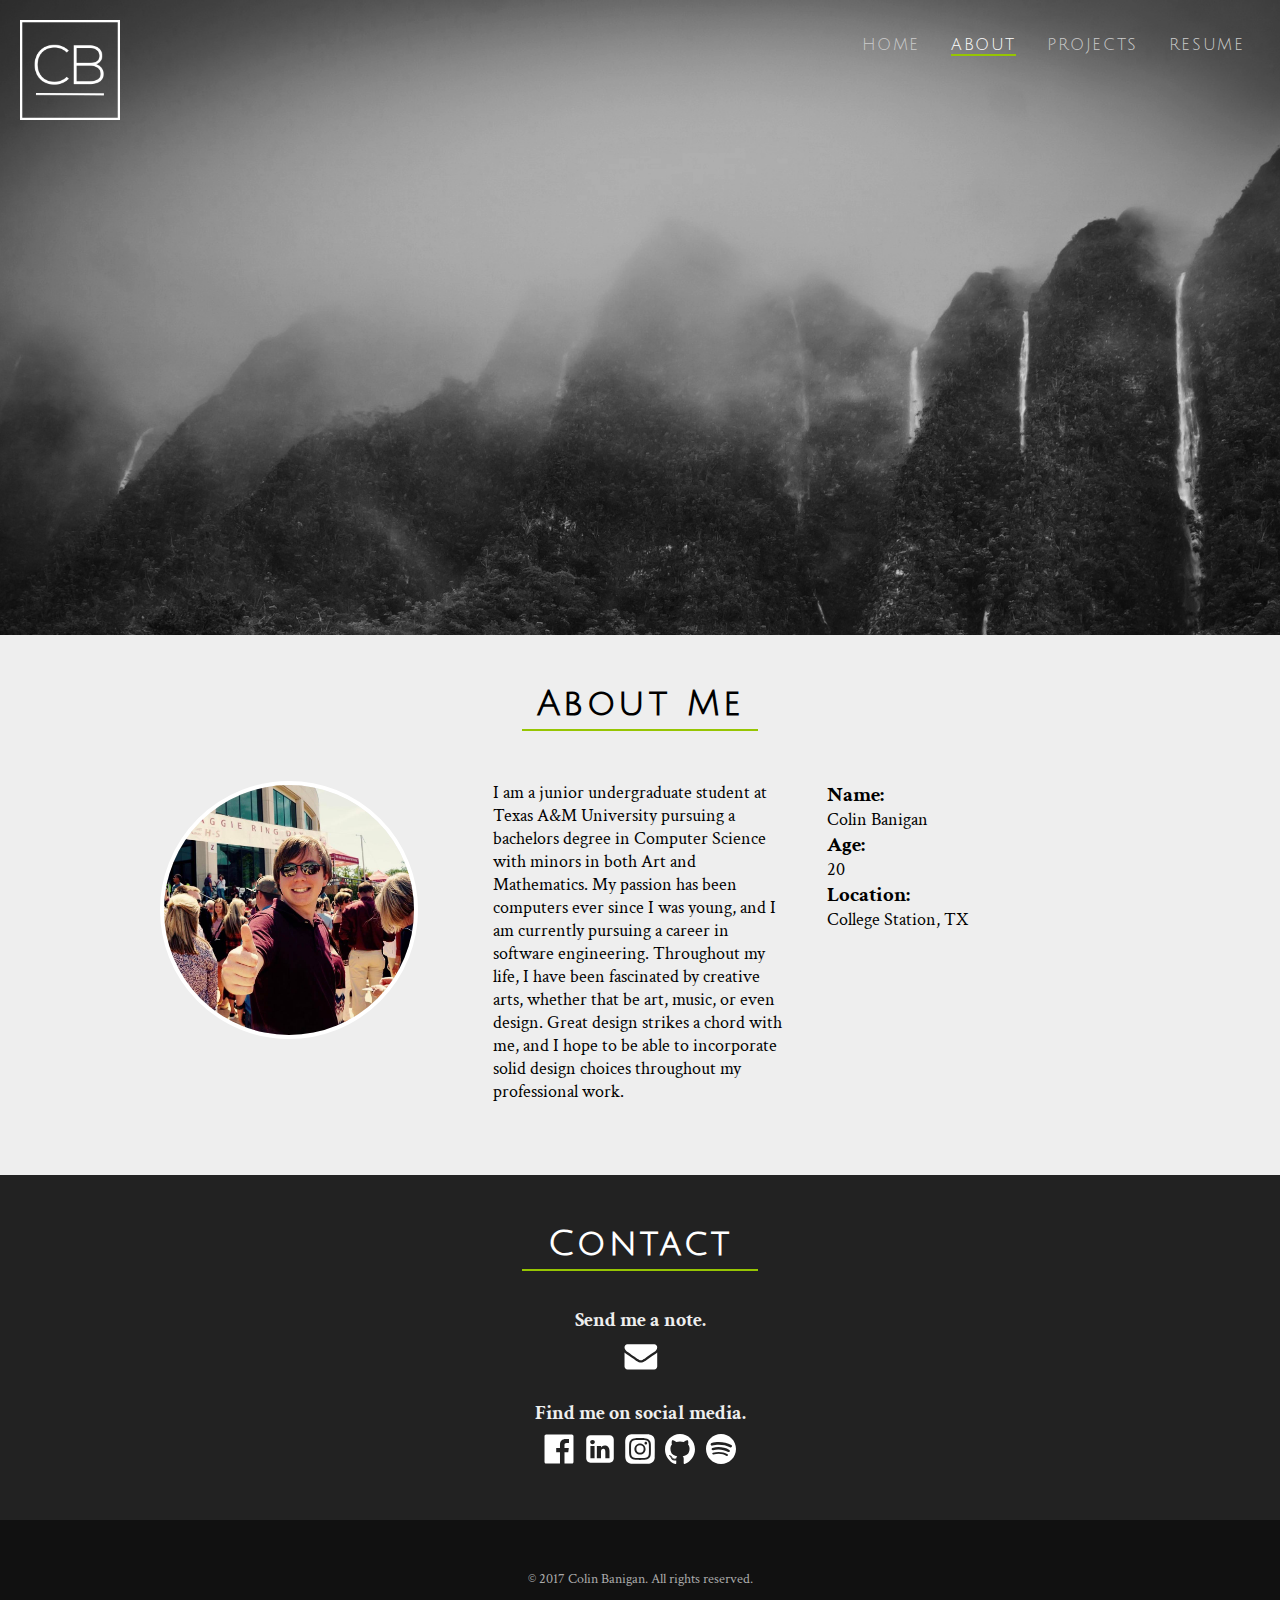
<file: pages/about.html>
<!DOCTYPE html>
<html lang="en">
<head>
	<meta charset="utf-8">
	<meta name="viewport" content="width=device-width; initial-scale=1.0">
	<title>Colin Banigan</title>
	<link rel="stylesheet" media="screen" href="../style/main.css">
    <link href="https://fonts.googleapis.com/css?family=Julius+Sans+One" rel="stylesheet">
    <link href="https://fonts.googleapis.com/css?family=Crimson+Text:400,400i" rel="stylesheet">
    <script src="https://ajax.googleapis.com/ajax/libs/jquery/3.2.0/jquery.min.js"></script>
</head>
<body>
	<div id="wrapper">
        <nav>
            <a href="../index.html"><img class="logo julius" src="../images/white-logo.png" width="100px"></a>
            <div class="menu julius">
                <ul class="main-list">
                    <li class="main-list-item"><a href="../index.html">Home</a></li>
                    <li class="main-list-item"><a href="about.html" ><span class="selected">About</span></a></li>
                    <li class="main-list-item"><a href="projects.html">Projects</a></li>
                    <li class="main-list-item"><a href="resume.html">Resume</a></li>
	           </ul>
            </div>
        </nav>
        
        <header class="about-background">
            <h1 class="name julius animate-pop-in">Colin Banigan</h1>
            <div class="border-box julius animate-pop-in">
                <center><span class="dev julius">Developer <span class="green">&amp;</span> Designer</span></center>
            </div>
        </header>
        
        <div class="mini-header">
            <h2 class="mini-header-text julius">
                About Me
            </h2>
            <div class="mini-header-bar"></div>
        </div>
        
        <div class="flex-box about block-text">
            <div class="flex-item about-image">
                <img class="flex-image circle" src="../images/profile-pic.jpg" width="250px">
            </div>
            <div class="flex-item about-description">
                I am a junior undergraduate student at Texas A&amp;M University pursuing a bachelors degree in Computer Science with minors
                in both Art and Mathematics. My passion has been computers ever since I was young, and I am currently pursuing a career in software engineering. Throughout
                my life, I have been fascinated by creative arts, whether that be art, music, or even design. Great design strikes a chord with me,
                and I hope to be able to incorporate solid design choices throughout my professional work.
            </div>
            <div class="flex-item about-stats">
                <h3>Name:</h3>
                <p>Colin Banigan</p>
                <h3>Age:</h3>
                <p>20</p>
                <h3>Location:</h3>
                <p>College Station, TX</p>
            </div>
        </div>
        
        <div id="top-footer">
            <h2 class="mini-header-text white julius">Contact</h2>
            <div class="mini-header-bar"></div>
            <div class="email">
                <h4 class="social">Send me a note.</h4>
                <a href="mailto:cbanigan@tamu.edu"><img class="email-icon" src="../images/envelope.svg" title="Email" width="60px"></a>
            </div>
            <div>
                <h4 class="social">Find me on social media.</h4>
            </div>
            <ul class="social-media">
                <li><a href="https://www.facebook.com/Bananagin"><img src="../images/facebook.svg" title="Facebook" width="30px"></a></li>
                <li><a href="https://www.linkedin.com/in/colin-banigan"><img src="../images/linkedin.svg" title="LinkedIn" width="30px"></a></li>
                <li><a href="https://www.instagram.com/colinbanigan/"><img src="../images/instagram.svg" title="Instagram" width="30px"></a></li>
                <li><a href="https://github.com/cbanigan"><img src="../images/github.svg" title="GitHub" width="30px"></a></li>
                <li><a href="http://open.spotify.com/user/colinbanigan"><img src="../images/spotify.svg" title="Spotify" width="30px"></a></li>
            </ul>
        </div>
        
        <footer>
            <div class="copyright">© 2017 Colin Banigan. All rights reserved.</div>
        </footer>

	</div>   <! wrapper ->
</body>

</html>
</file>
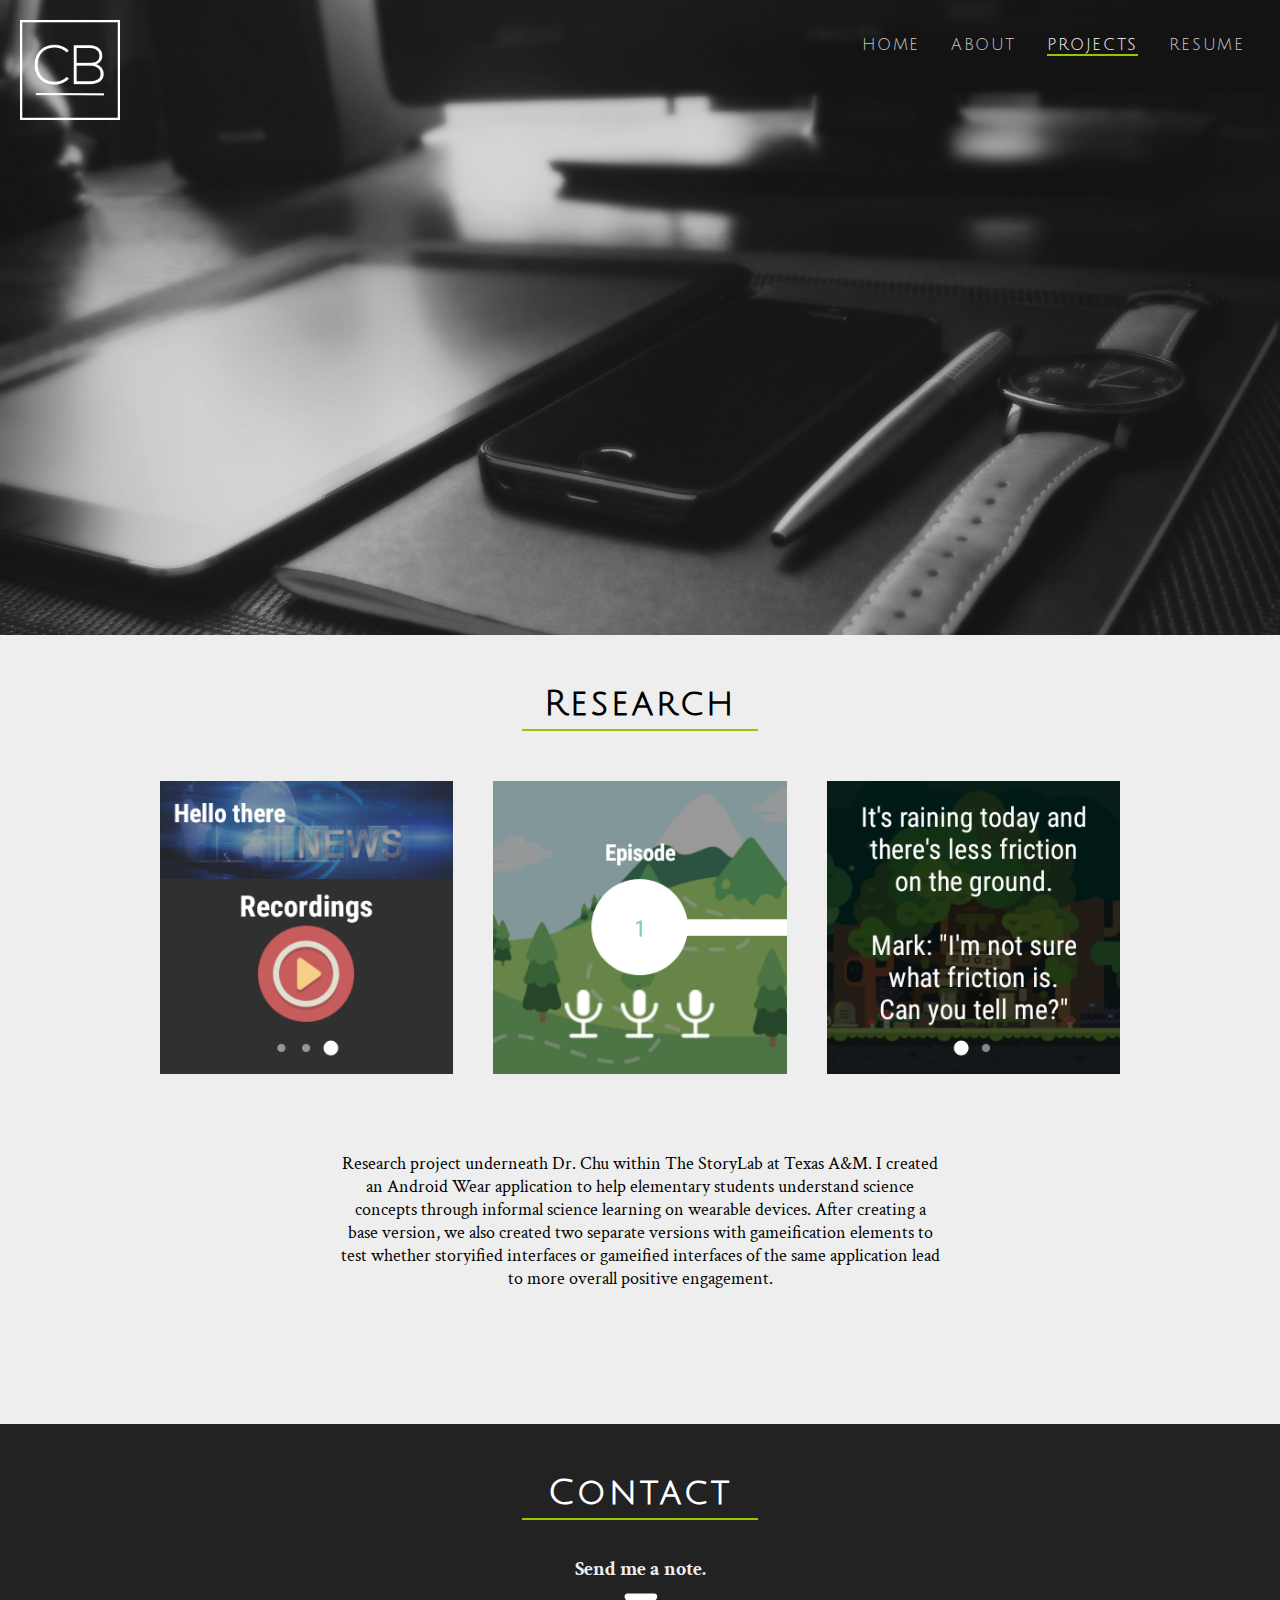
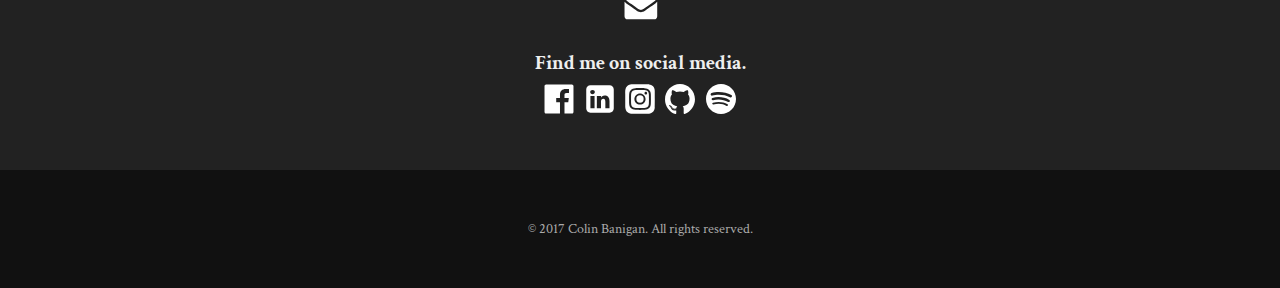
<file: pages/project-1.html>
<!DOCTYPE html>
<html lang="en">
<head>
	<meta charset="utf-8">
	<meta name="viewport" content="width=device-width; initial-scale=1.0">
	<title>Colin Banigan</title>
	<link rel="stylesheet" media="screen" href="../style/main.css">
    <link href="https://fonts.googleapis.com/css?family=Julius+Sans+One" rel="stylesheet">
    <link href="https://fonts.googleapis.com/css?family=Crimson+Text:400,400i" rel="stylesheet">
    <script src="https://ajax.googleapis.com/ajax/libs/jquery/3.2.0/jquery.min.js"></script>
</head>
<body>
	<div id="wrapper">
        <nav>
            <a href="../index.html"><img class="logo julius" src="../images/white-logo.png" width="100px"></a>
            <div class="menu julius">
                <ul class="main-list">
                    <li class="main-list-item"><a href="../index.html">Home</a></li>
                    <li class="main-list-item"><a href="about.html" >About</a></li>
                    <li class="main-list-item"><a href="projects.html"><span class="selected">Projects</span></a></li>
                    <li class="main-list-item"><a href="resume.html">Resume</a></li>
	           </ul>
            </div>
        </nav>
        
        <header class="projects-background">
            <h1 class="name julius animate-pop-in">Colin Banigan</h1>
            <div class="border-box julius animate-pop-in">
                <center><span class="dev julius">Developer <span class="green">&amp;</span> Designer</span></center>
            </div>
        </header>
        
        <div class="mini-header">
            <h2 class="mini-header-text julius">
                Research
            </h2>
            <div class="mini-header-bar"></div>
        </div>
        
        <div class="flex-box projects block-text">
            <div class="flex-item">
                <center><img class="flex-image" src="../images/research-1.png" width="320px"></center>
            </div>
            <div class="flex-item">
                <center><img class="flex-image" src="../images/research-2.png" width="320px"></center>
            </div>
            <div class="flex-item">
                <center><img class="flex-image" src="../images/research-3.png" width="320px"></center>
            </div>
        </div>
        
        <div class="block-text center-text intro-text">
            Research project underneath Dr. Chu within The StoryLab at Texas A&amp;M. I created an Android Wear application to help elementary students understand science concepts through informal science learning on wearable devices. After creating a base version, we also created two separate versions with gameification elements to test whether storyified interfaces or gameified interfaces of the same application lead to more overall positive engagement.
        </div>
        
        <div id="top-footer">
            <h2 class="mini-header-text white julius">Contact</h2>
            <div class="mini-header-bar"></div>
            <div class="email">
                <h4 class="social">Send me a note.</h4>
                <a href="mailto:cbanigan@tamu.edu"><img class="email-icon" src="../images/envelope.svg" title="Email" width="60px"></a>
            </div>
            <div>
                <h4 class="social">Find me on social media.</h4>
            </div>
            <ul class="social-media">
                <li><a href="https://www.facebook.com/Bananagin"><img src="../images/facebook.svg" title="Facebook" width="30px"></a></li>
                <li><a href="https://www.linkedin.com/in/colin-banigan"><img src="../images/linkedin.svg" title="LinkedIn" width="30px"></a></li>
                <li><a href="https://www.instagram.com/colinbanigan/"><img src="../images/instagram.svg" title="Instagram" width="30px"></a></li>
                <li><a href="https://github.com/cbanigan"><img src="../images/github.svg" title="GitHub" width="30px"></a></li>
                <li><a href="http://open.spotify.com/user/colinbanigan"><img src="../images/spotify.svg" title="Spotify" width="30px"></a></li>
            </ul>
        </div>
        
        <footer>
            <div class="copyright">© 2017 Colin Banigan. All rights reserved.</div>
        </footer>

	</div>   <! wrapper ->
</body>

</html>
</file>
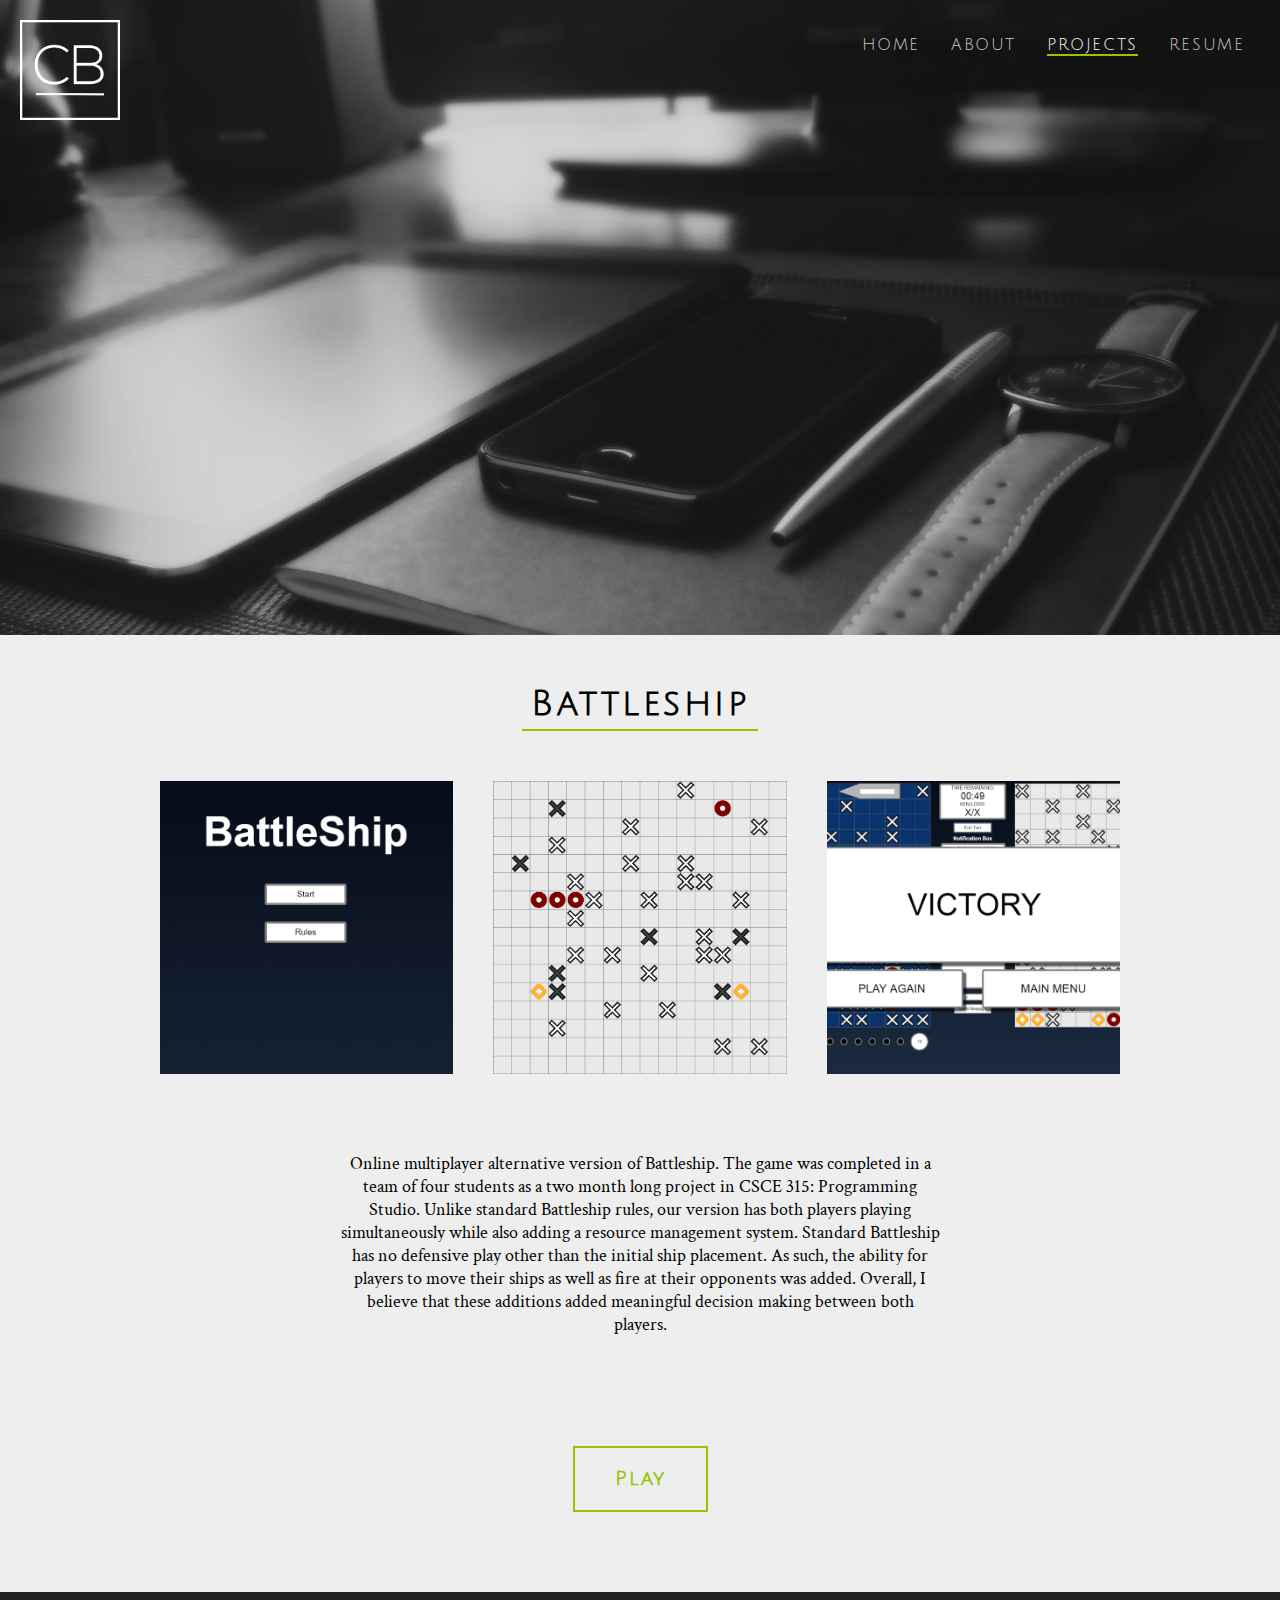
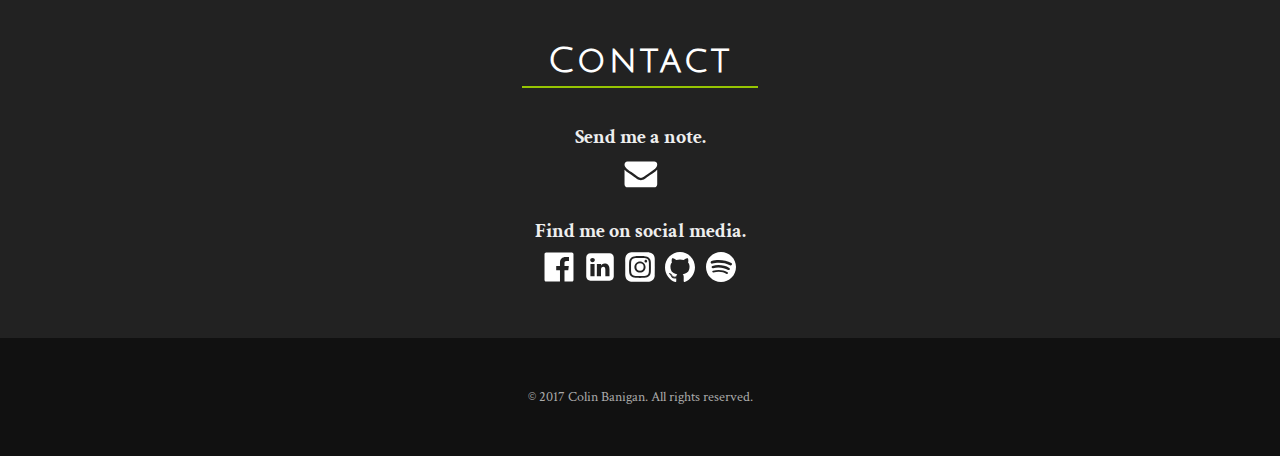
<file: pages/project-2.html>
<!DOCTYPE html>
<html lang="en">
<head>
	<meta charset="utf-8">
	<meta name="viewport" content="width=device-width; initial-scale=1.0">
	<title>Colin Banigan</title>
	<link rel="stylesheet" media="screen" href="../style/main.css">
    <link href="https://fonts.googleapis.com/css?family=Julius+Sans+One" rel="stylesheet">
    <link href="https://fonts.googleapis.com/css?family=Crimson+Text:400,400i" rel="stylesheet">
    <script src="https://ajax.googleapis.com/ajax/libs/jquery/3.2.0/jquery.min.js"></script>
</head>
<body>
	<div id="wrapper">
        <nav>
            <a href="../index.html"><img class="logo julius" src="../images/white-logo.png" width="100px"></a>
            <div class="menu julius">
                <ul class="main-list">
                    <li class="main-list-item"><a href="../index.html">Home</a></li>
                    <li class="main-list-item"><a href="about.html" >About</a></li>
                    <li class="main-list-item"><a href="projects.html"><span class="selected">Projects</span></a></li>
                    <li class="main-list-item"><a href="resume.html">Resume</a></li>
	           </ul>
            </div>
        </nav>
        
        <header class="projects-background">
            <h1 class="name julius animate-pop-in">Colin Banigan</h1>
            <div class="border-box julius animate-pop-in">
                <center><span class="dev julius">Developer <span class="green">&amp;</span> Designer</span></center>
            </div>
        </header>
        
        <div class="mini-header">
            <h2 class="mini-header-text julius">
                Battleship
            </h2>
            <div class="mini-header-bar"></div>
        </div>
        
        <div class="flex-box projects block-text">
            <div class="flex-item">
                <center><img class="flex-image" src="../images/battleship-1.png" width="320px"></center>
            </div>
            <div class="flex-item">
                <center><img class="flex-image" src="../images/battleship-2.png" width="320px"></center>
            </div>
            <div class="flex-item">
                <center><img class="flex-image" src="../images/battleship-3.png" width="320px"></center>
            </div>
        </div>
        
        <div class="block-text center-text intro-text">
            Online multiplayer alternative version of Battleship. The game was completed in a team of four students as a two month long project in CSCE 315: Programming Studio. Unlike standard Battleship rules, our version has both players playing simultaneously while also adding a resource management system. Standard Battleship has no defensive play other than the initial ship placement. As such, the ability for players to move their ships as well as fire at their opponents was added. Overall, I believe that these additions added meaningful decision making between both players.
        </div>
        
        <center><a href="http://cbanigan-battleship.herokuapp.com/" target="_blank"><div class="fancy-button julius">Play</div></a></center>
        
        <div id="top-footer">
            <h2 class="mini-header-text white julius">Contact</h2>
            <div class="mini-header-bar"></div>
            <div class="email">
                <h4 class="social">Send me a note.</h4>
                <a href="mailto:cbanigan@tamu.edu"><img class="email-icon" src="../images/envelope.svg" title="Email" width="60px"></a>
            </div>
            <div>
                <h4 class="social">Find me on social media.</h4>
            </div>
            <ul class="social-media">
                <li><a href="https://www.facebook.com/Bananagin"><img src="../images/facebook.svg" title="Facebook" width="30px"></a></li>
                <li><a href="https://www.linkedin.com/in/colin-banigan"><img src="../images/linkedin.svg" title="LinkedIn" width="30px"></a></li>
                <li><a href="https://www.instagram.com/colinbanigan/"><img src="../images/instagram.svg" title="Instagram" width="30px"></a></li>
                <li><a href="https://github.com/cbanigan"><img src="../images/github.svg" title="GitHub" width="30px"></a></li>
                <li><a href="http://open.spotify.com/user/colinbanigan"><img src="../images/spotify.svg" title="Spotify" width="30px"></a></li>
            </ul>
        </div>
        
        <footer>
            <div class="copyright">© 2017 Colin Banigan. All rights reserved.</div>
        </footer>

	</div>   <! wrapper ->
</body>

</html>
</file>
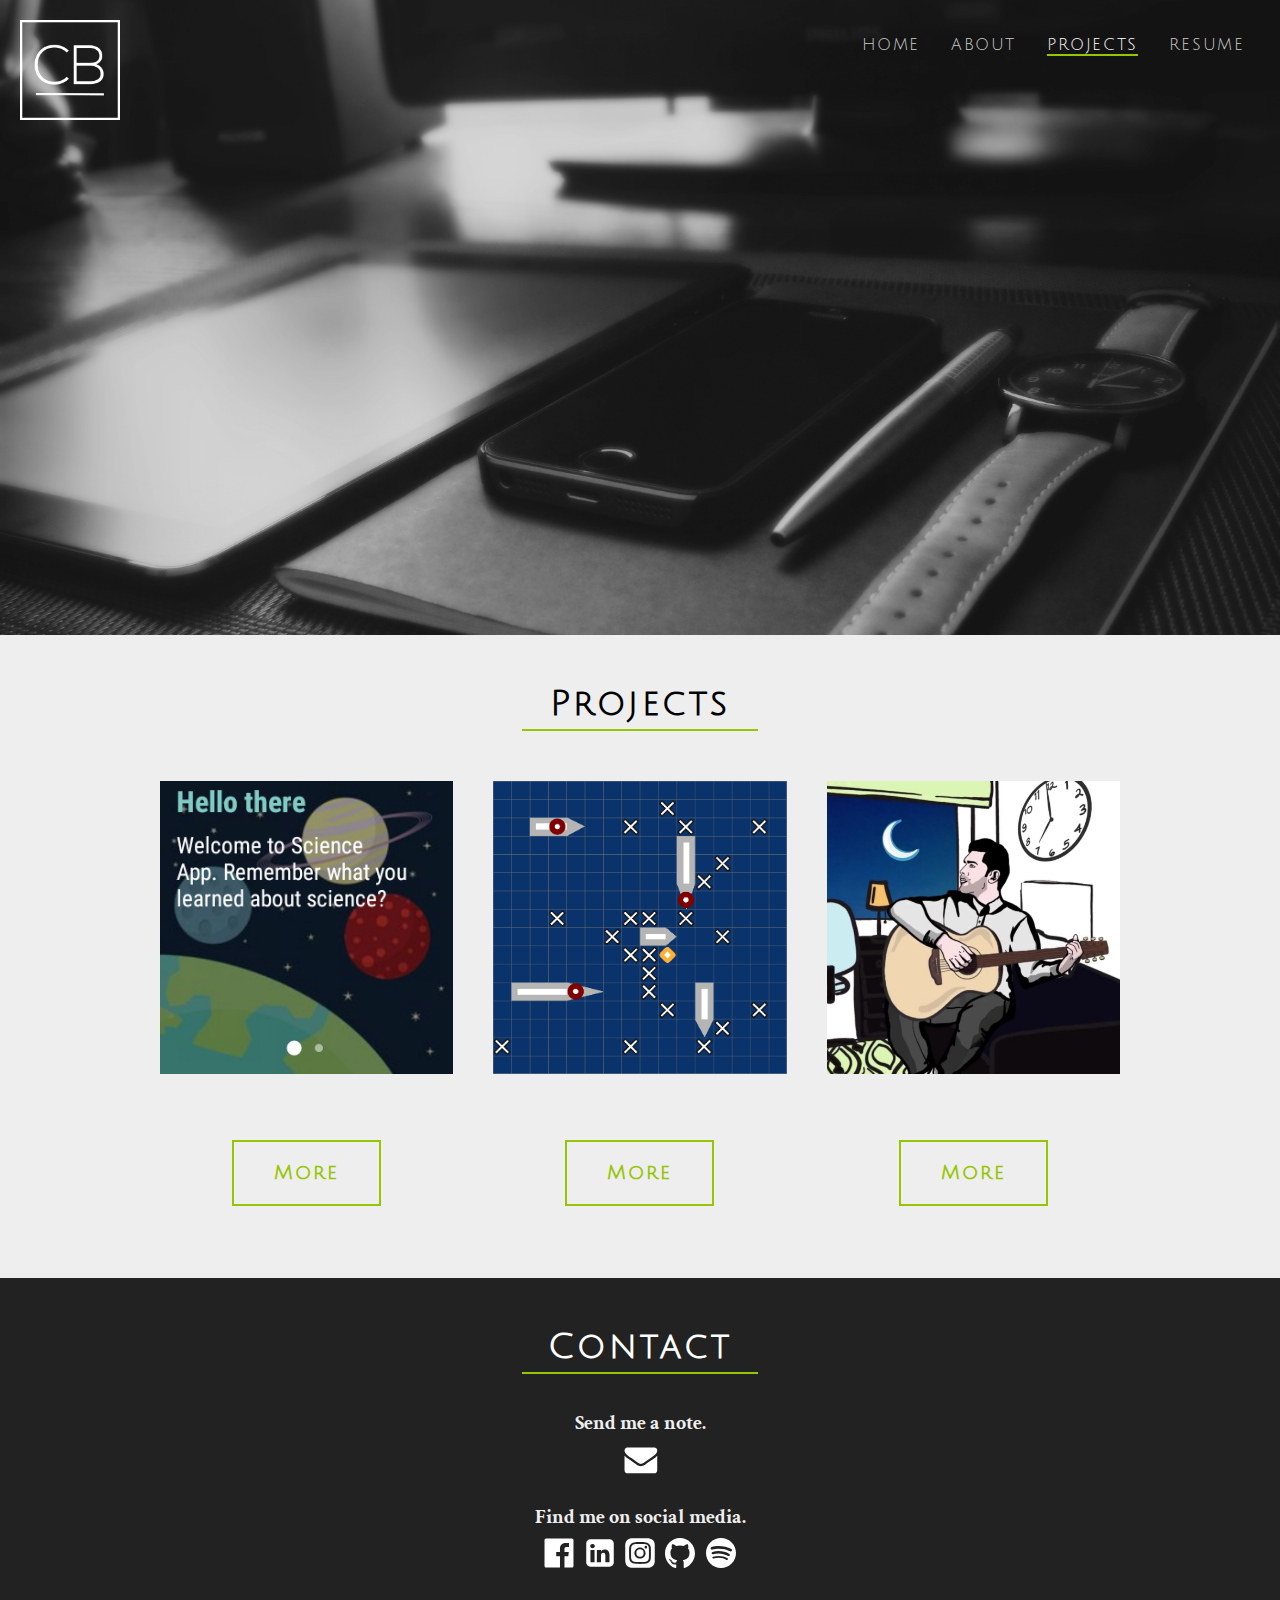
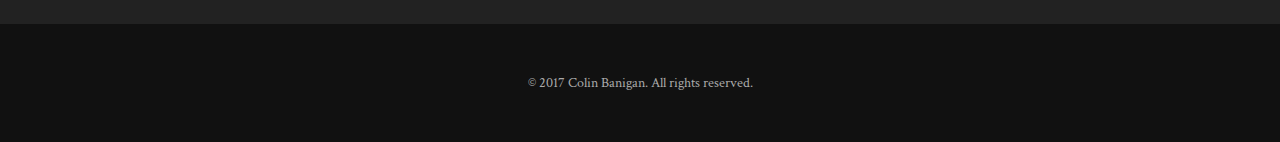
<file: pages/projects.html>
<!DOCTYPE html>
<html lang="en">
<head>
	<meta charset="utf-8">
	<meta name="viewport" content="width=device-width; initial-scale=1.0">
	<title>Colin Banigan</title>
	<link rel="stylesheet" media="screen" href="../style/main.css">
    <link href="https://fonts.googleapis.com/css?family=Julius+Sans+One" rel="stylesheet">
    <link href="https://fonts.googleapis.com/css?family=Crimson+Text:400,400i" rel="stylesheet">
    <script src="https://ajax.googleapis.com/ajax/libs/jquery/3.2.0/jquery.min.js"></script>
</head>
<body>
	<div id="wrapper">
        <nav>
            <a href="../index.html"><img class="logo julius" src="../images/white-logo.png" width="100px"></a>
            <div class="menu julius">
                <ul class="main-list">
                    <li class="main-list-item"><a href="../index.html">Home</a></li>
                    <li class="main-list-item"><a href="about.html" >About</a></li>
                    <li class="main-list-item"><a href="projects.html"><span class="selected">Projects</span></a></li>
                    <li class="main-list-item"><a href="resume.html">Resume</a></li>
	           </ul>
            </div>
        </nav>
        
        <header class="projects-background">
            <h1 class="name julius animate-pop-in">Colin Banigan</h1>
            <div class="border-box julius animate-pop-in">
                <center><span class="dev julius">Developer <span class="green">&amp;</span> Designer</span></center>
            </div>
        </header>
        
        <div class="mini-header">
            <h2 class="mini-header-text julius">
                Projects
            </h2>
            <div class="mini-header-bar"></div>
        </div>
        
        <div class="flex-box projects block-text">
            <div class="flex-item">
                <center><img class="flex-image " src="../images/research-0.png" width="320px"></center>
                <center><a href="project-1.html"><div class="fancy-button project-button julius">More</div></a></center>
            </div>
            <div class="flex-item">
                <center><img class="flex-image " src="../images/battleship.png" width="320px"></center>
                <center><a href="project-2.html"><div class="fancy-button project-button julius">More</div></a></center>
            </div>
            <div class="flex-item">
                <center><img class="flex-image" src="../images/after-effects.jpg" width="320px"></center>
                <center><a href="project-3.html"><div class="fancy-button project-button julius">More</div></a></center>
            </div>
        </div>
        
        <div id="top-footer">
            <h2 class="mini-header-text white julius">Contact</h2>
            <div class="mini-header-bar"></div>
            <div class="email">
                <h4 class="social">Send me a note.</h4>
                <a href="mailto:cbanigan@tamu.edu"><img class="email-icon" src="../images/envelope.svg" title="Email" width="60px"></a>
            </div>
            <div>
                <h4 class="social">Find me on social media.</h4>
            </div>
            <ul class="social-media">
                <li><a href="https://www.facebook.com/Bananagin"><img src="../images/facebook.svg" title="Facebook" width="30px"></a></li>
                <li><a href="https://www.linkedin.com/in/colin-banigan"><img src="../images/linkedin.svg" title="LinkedIn" width="30px"></a></li>
                <li><a href="https://www.instagram.com/colinbanigan/"><img src="../images/instagram.svg" title="Instagram" width="30px"></a></li>
                <li><a href="https://github.com/cbanigan"><img src="../images/github.svg" title="GitHub" width="30px"></a></li>
                <li><a href="http://open.spotify.com/user/colinbanigan"><img src="../images/spotify.svg" title="Spotify" width="30px"></a></li>
            </ul>
        </div>
        
        <footer>
            <div class="copyright">© 2017 Colin Banigan. All rights reserved.</div>
        </footer>

	</div>   <! wrapper ->
</body>

</html>
</file>
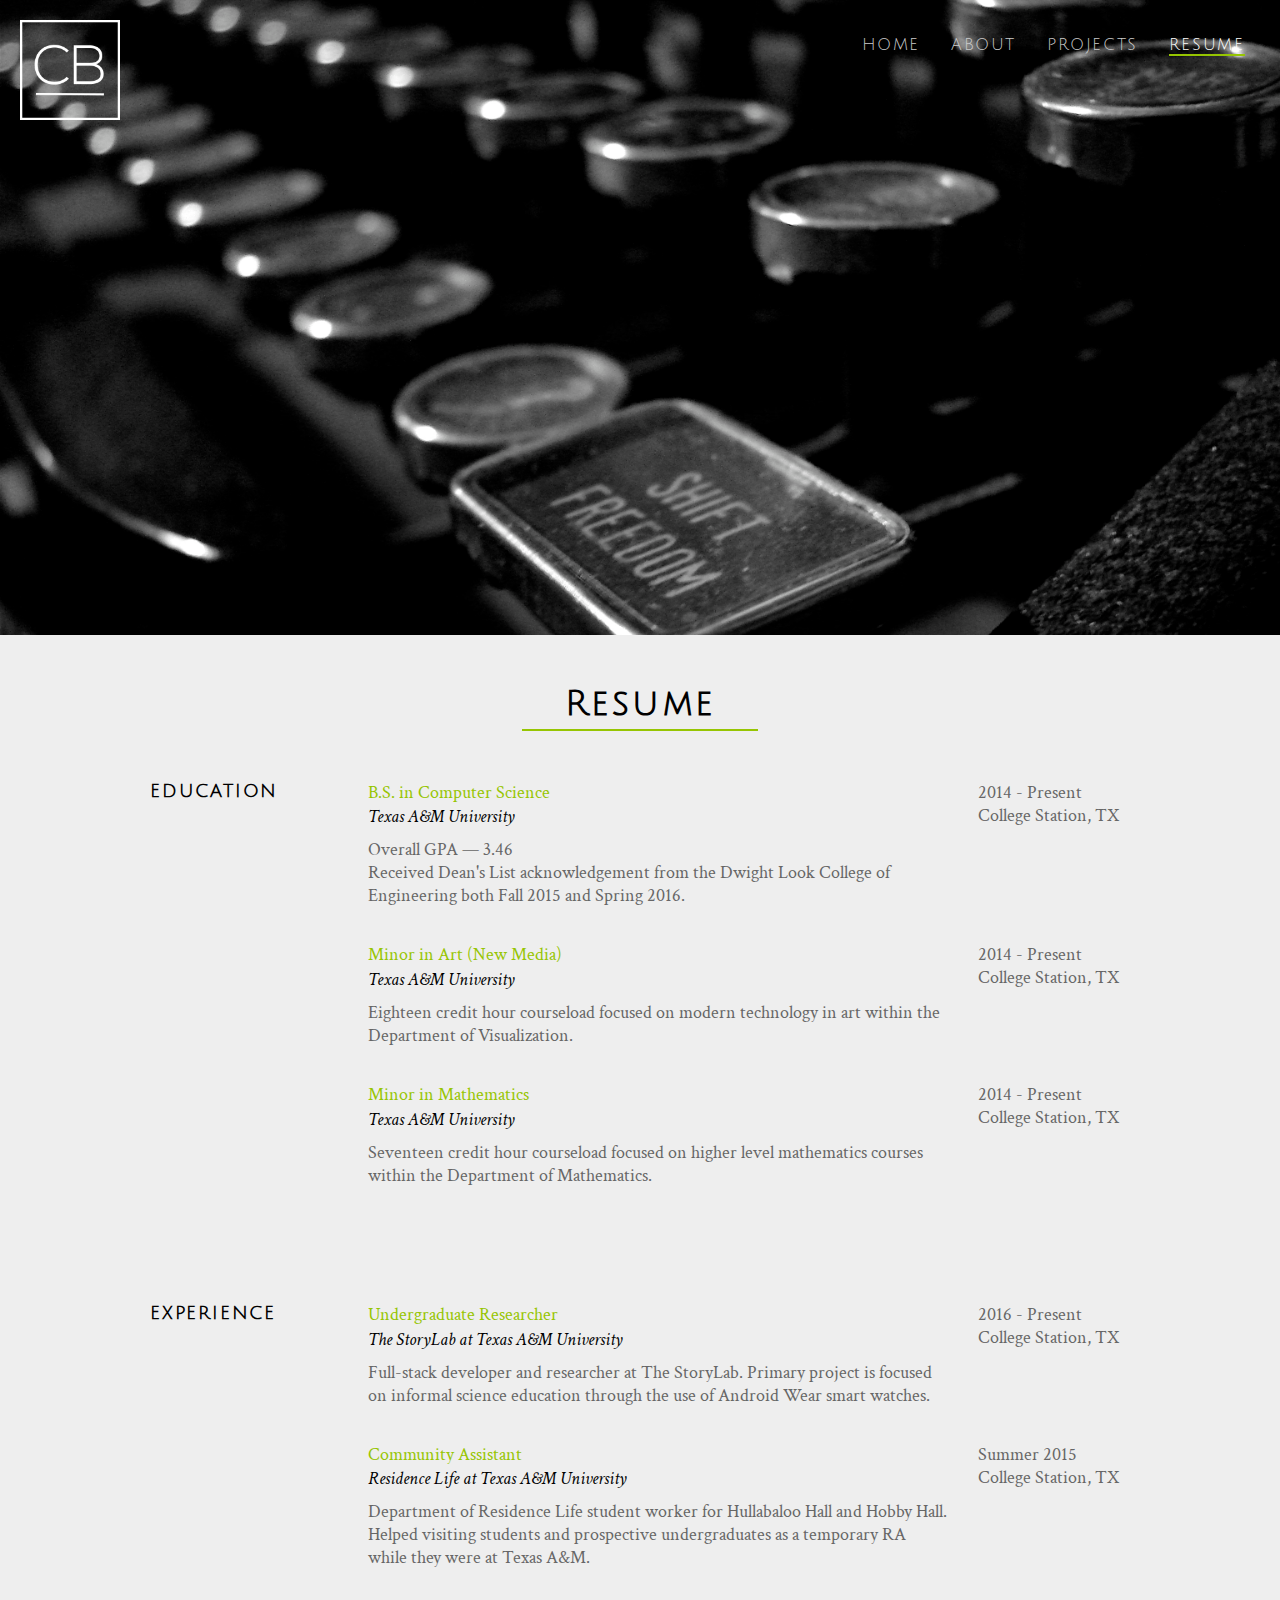
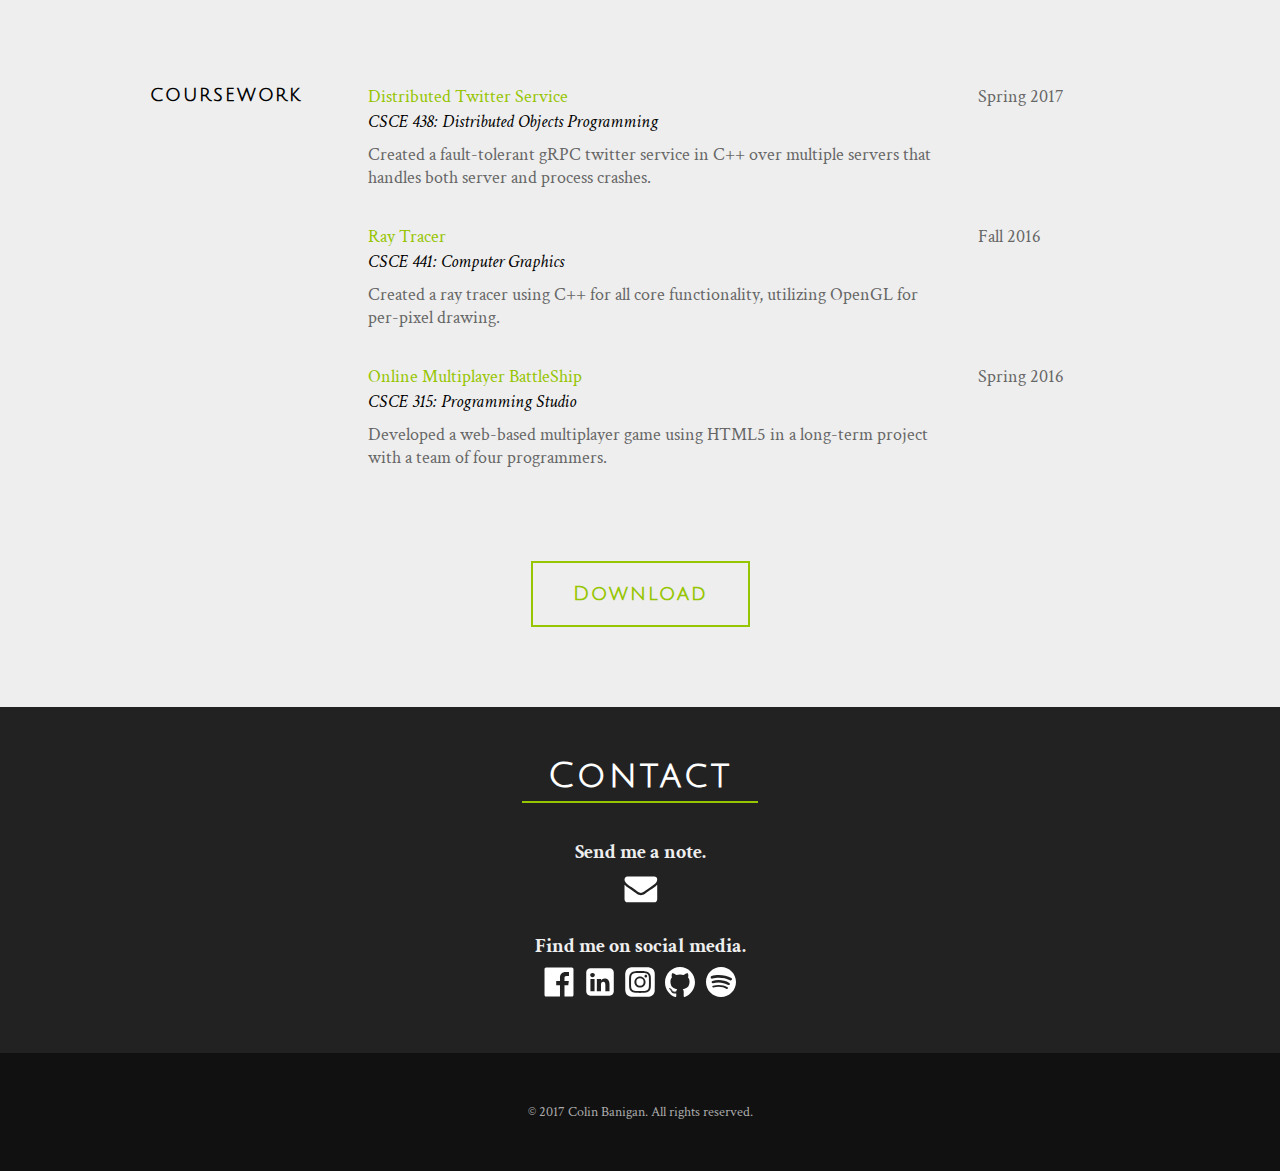
<file: pages/resume.html>
<!DOCTYPE html>
<html lang="en">
<head>
	<meta charset="utf-8">
	<meta name="viewport" content="width=device-width; initial-scale=1.0">
	<title>Colin Banigan</title>
	<link rel="stylesheet" media="screen" href="../style/main.css">
    <link href="https://fonts.googleapis.com/css?family=Julius+Sans+One" rel="stylesheet">
    <link href="https://fonts.googleapis.com/css?family=Crimson+Text:400,400i" rel="stylesheet">
    <script src="https://ajax.googleapis.com/ajax/libs/jquery/3.2.0/jquery.min.js"></script>
</head>
<body>
	<div id="wrapper">
        <nav>
            <a href="../index.html"><img class="logo julius" src="../images/white-logo.png" width="100px"></a>
            <div class="menu julius">
                <ul class="main-list">
                    <li class="main-list-item"><a href="../index.html">Home</a></li>
                    <li class="main-list-item"><a href="about.html" >About</a></li>
                    <li class="main-list-item"><a href="projects.html">Projects</a></li>
                    <li class="main-list-item"><a href="resume.html"><span class="selected">Resume</span></a></li>
	           </ul>
            </div>
        </nav>
        
        <header class="resume-background">
            <h1 class="name julius animate-pop-in">Colin Banigan</h1>
            <div class="border-box julius animate-pop-in">
                <center><span class="dev julius">Developer <span class="green">&amp;</span> Designer</span></center>
            </div>
        </header>
        
        <div class="mini-header">
            <h2 class="mini-header-text julius">
                Resume
            </h2>
            <div class="mini-header-bar"></div>
        </div>
        
        <div class="resume">
            <div class="resume-block">
                <div class="resume-title julius">
                    Education
                </div>
                <div class="resume-items">
                    <div class="resume-item-container">
                        <div class="resume-item">
                            <div class="item-name">
                                B.S. in Computer Science
                            </div>
                            <div class="item-info">
                                Texas A&amp;M University
                            </div>
                            <div class="item-description">
                                Overall GPA &mdash; 3.46<br/>
                                Received Dean's List acknowledgement from the Dwight Look College of Engineering both Fall 2015 and Spring 2016.
                            </div>
                        </div>
                        <div class="resume-item-sidebar">
                            <div class="item-dates">
                                2014 - Present
                            </div>
                            <div class="item-location">
                                College Station, TX
                            </div>
                        </div>
                    </div>
                    <div class="resume-item-container">
                        <div class="resume-item">
                            <div class="item-name">
                                Minor in Art (New Media)
                            </div>
                            <div class="item-info">
                                Texas A&amp;M University
                            </div>
                            <div class="item-description">
                                Eighteen credit hour courseload focused on modern technology in art within the Department of Visualization.
                            </div>
                        </div>
                        <div class="resume-item-sidebar">
                            <div class="item-dates">
                                2014 - Present
                            </div>
                            <div class="item-location">
                                College Station, TX
                            </div>
                        </div>
                    </div>
                    <div class="resume-item-container">
                        <div class="resume-item">
                            <div class="item-name">
                                Minor in Mathematics
                            </div>
                            <div class="item-info">
                                Texas A&amp;M University
                            </div>
                            <div class="item-description">
                                Seventeen credit hour courseload focused on higher level mathematics courses within the Department of Mathematics.
                            </div>
                        </div>
                        <div class="resume-item-sidebar">
                            <div class="item-dates">
                                2014 - Present
                            </div>
                            <div class="item-location">
                                College Station, TX
                            </div>
                        </div>
                    </div>
                </div>
            </div>
            
            <div class="resume-block">
                <div class="resume-title julius">
                    Experience
                </div>
                <div class="resume-items">
                    <div class="resume-item-container">
                        <div class="resume-item">
                            <div class="item-name">
                                Undergraduate Researcher
                            </div>
                            <div class="item-info">
                                The StoryLab at Texas A&amp;M University
                            </div>
                            <div class="item-description">
                                Full-stack developer and researcher at The StoryLab. Primary project is focused on informal science education through the use of Android Wear smart watches.
                            </div>
                        </div>
                        <div class="resume-item-sidebar">
                            <div class="item-dates">
                                2016 - Present
                            </div>
                            <div class="item-location">
                                College Station, TX
                            </div>
                        </div>
                    </div>
                    <div class="resume-item-container">
                        <div class="resume-item">
                            <div class="item-name">
                                Community Assistant
                            </div>
                            <div class="item-info">
                                Residence Life at Texas A&amp;M University
                            </div>
                            <div class="item-description">
                                Department of Residence Life student worker for Hullabaloo Hall and Hobby Hall. Helped visiting students and prospective undergraduates as a temporary RA while they were at Texas A&amp;M.
                            </div>
                        </div>
                        <div class="resume-item-sidebar">
                            <div class="item-dates">
                                Summer 2015
                            </div>
                            <div class="item-location">
                                College Station, TX
                            </div>
                        </div>
                    </div>
                </div>
            </div>
            
            <div class="resume-block">
                <div class="resume-title julius">
                    Coursework
                </div>
                <div class="resume-items">
                    <div class="resume-item-container">
                        <div class="resume-item">
                            <div class="item-name">
                                Distributed Twitter Service
                            </div>
                            <div class="item-info">
                                CSCE 438: Distributed Objects Programming
                            </div>
                            <div class="item-description">
                                Created a fault-tolerant gRPC twitter service in C++ over multiple servers that handles both server and process crashes.
                            </div>
                        </div>
                        <div class="resume-item-sidebar">
                            <div class="item-dates">
                                Spring 2017
                            </div>
                            <div class="item-location">
                            </div>
                        </div>
                    </div>
                    <div class="resume-item-container">
                        <div class="resume-item">
                            <div class="item-name">
                                Ray Tracer
                            </div>
                            <div class="item-info">
                                CSCE 441: Computer Graphics
                            </div>
                            <div class="item-description">
                                Created a ray tracer using C++ for all core functionality, utilizing OpenGL for per-pixel drawing.
                            </div>
                        </div>
                        <div class="resume-item-sidebar">
                            <div class="item-dates">
                                Fall 2016
                            </div>
                            <div class="item-location">  
                            </div>
                        </div>
                    </div>
                    <div class="resume-item-container">
                        <div class="resume-item">
                            <div class="item-name">
                                Online Multiplayer BattleShip
                            </div>
                            <div class="item-info">
                                CSCE 315: Programming Studio
                            </div>
                            <div class="item-description">
                                Developed a web-based multiplayer game using HTML5 in a long-term project with a team of four programmers.
                            </div>
                        </div>
                        <div class="resume-item-sidebar">
                            <div class="item-dates">
                                Spring 2016
                            </div>
                            <div class="item-location">
                            </div>
                        </div>
                    </div>
                </div>
            </div>
            
            <center><a href="../resume/Resume%20-%20Colin%20E%20Banigan%20Spring%202017.pdf" download=""><div class="fancy-button resume-button julius">Download</div></a></center>
        </div>
        
        <div id="top-footer">
            <h2 class="mini-header-text white julius">Contact</h2>
            <div class="mini-header-bar"></div>
            <div class="email">
                <h4 class="social">Send me a note.</h4>
                <a href="mailto:cbanigan@tamu.edu"><img class="email-icon" src="../images/envelope.svg" title="Email" width="60px"></a>
            </div>
            <div>
                <h4 class="social">Find me on social media.</h4>
            </div>
            <ul class="social-media">
                <li><a href="https://www.facebook.com/Bananagin"><img src="../images/facebook.svg" title="Facebook" width="30px"></a></li>
                <li><a href="https://www.linkedin.com/in/colin-banigan"><img src="../images/linkedin.svg" title="LinkedIn" width="30px"></a></li>
                <li><a href="https://www.instagram.com/colinbanigan/"><img src="../images/instagram.svg" title="Instagram" width="30px"></a></li>
                <li><a href="https://github.com/cbanigan"><img src="../images/github.svg" title="GitHub" width="30px"></a></li>
                <li><a href="http://open.spotify.com/user/colinbanigan"><img src="../images/spotify.svg" title="Spotify" width="30px"></a></li>
            </ul>
        </div>
        
        <footer>
            <div class="copyright">© 2017 Colin Banigan. All rights reserved.</div>
        </footer>

	</div>   <! wrapper ->
</body>

</html>
</file>
<file: style/main.css>
* {
    margin: 0;
    padding: 0;
}

html {
    background-color: #EEEEEE;
    font-size: 100%;
    font-family: 'Crimson Text', serif;
}

.julius {
    font-family: 'Julius Sans One', sans-serif;
    letter-spacing: 0.1em;
}

.crimson {
    font-family: 'Crimson Text', serif;
}

.outer-flex {
}

#top-footer {
    padding: 50px;
    background-color: #222222;
    text-align: center;
}

.index-background {
    background: url(../images/index-background.jpg) no-repeat center center fixed;
    background-size: cover;
}

.about-background {
    background: url(../images/about-background.jpg) no-repeat center center fixed;
    background-size: cover;
}

.projects-background {
    background: url(../images/projects-background.jpg) no-repeat center center fixed;
    background-size: cover;
}

.resume-background {
    background: url(../images/resume-background.jpg) no-repeat center center fixed;
    background-size: cover;
}

header {
    padding: 280px 0 200px 0;
    background-color: #888888;
    text-transform: uppercase;
    color: white;
}

.name {
    font-size: 80px;
    text-align: center;
    animation: pop-in .6s cubic-bezier(0, 0.9, 0.3, 1.2) forwards;
    opacity: 0;
    animation-delay: .25s;
}

.border-box {
    width: 100%;
}

.dev {
    display: inline-block;
    padding: 5px;
    margin-top: 0.5em;
    font-size: 35px;
    border-top-width: 1px;
	border-bottom-width: 1px;
	border-top-style: solid;
	border-bottom-style: solid;
	border-top-color: rgba(255,255,255,0.5);
	border-bottom-color: rgba(255,255,255,0.5);
    animation: pop-in .6s cubic-bezier(0, 0.9, 0.3, 1.2) forwards;
    opacity: 0;
    animation-delay: .5s;
}

.logo{
    position: absolute;
    top: 20px;
    left: 20px;
}

.menu {
    position: relative;
    text-transform: uppercase;
}

.main-list {
    position: absolute;
    top: 20px;
    right: 20px;
    list-style-type: none;
}

.main-list-item a {
    display: block;
    color: white;
    text-align: center;
    padding: 15.5px;
    text-decoration: none;
}

.selected {
    color: white;
    border-bottom-width: 2px;
	border-bottom-style: solid;
	border-bottom-color: #96C502;
}

.main-list-item a:link {
    text-decoration: none;
    color: #CCCCCC;
    font-style: normal;
}

.main-list-item a:visited {
    color: #CCCCCC;
}

.main-list-item a:hover {
    color: white;
    transition: all 0.2s;
}

.main-list .main-list-item .sub-list {
    display: none;
    opacity: 0;
}

.main-list .main-list-item:hover .sub-list {
    display: block;
    opacity: 1;
    transition: all 0.2s;
}

.sub-list {
    list-style-type: none;
}

.sub-list-item {
    
}

.sub-list-item a {
    display: block;
    color: #CCCCCC;
    text-align: center;
    padding: 16px;
    text-decoration: none;
}

.sub-list-item a:link {
    text-decoration: none;
    color: white;
    font-style: normal;
}

.sub-list-item a:visited {
    color: #CCCCCC;
}

.sub-list-item a:hover {
    color: white;
    transition: all 0.2s;
}

.block-text {
    margin: auto;
    font-size: 18px;
    display: flex;
    max-width: 600px;
    margin-bottom: 80px;
}

.contact {
    color: white;
    font-size: 35px;
}

footer {
    padding: 50px;
    background-color: #111111;
    text-align: center;
}

.copyright {
    font-size: 14px;
    color: #AAAAAA;
}

a:link {
    text-decoration: none;
    color: white;
}

a:visited {
    color: white;
}

a:hover {
    text-decoration: underline;
    color: white;
}

@keyframes pop-in {
  0% {
    opacity: 0;
    transform: translateY(-4rem) scale(.8);
  }
  100% {
    opacity: 1;
    transform: none;
  }
}

.email {
    padding-top: 1em;
}

.email-icon {
    margin-top: 0.5em;
}

.social {
    color: #EEEEEE;
    margin-top: 1em;
    font-size: 20px;
}

.social-media {
    margin-top: 0.5em;
}

.social-media li{
    display: inline;
    margin: 0 0.2em;
}

.green {
    color: #96C502;
}

.white {
    color: white;
}

.center-text {
    padding: 0 3em 3em 3em;
    text-align: center;
}

.project-text {
    margin-top: -4em;
}

.mini-header {
    padding: 50px;
    text-align: center;
}

.mini-header-text {
    font-size: 35px;
    padding-bottom: 10px;
}

.mini-header-bar {
    margin: 0 40%;
    border-top: 2px solid #96C502;
    margin-top: -0.25em;
}

.flex-box {
    display: flex;
    padding-bottom: 4em;
}

.flex-item {
    flex: 1;
    padding: 0 20px;
}

.flex-image {
    max-width: 100%;
}

.about {
    margin: auto;
    max-width: 1000px;
}

.projects {
    margin: auto;
    max-width: 1000px;
}

.circle {
    border: 4px solid white;
    border-radius: 50%;
}

.fancy-button {
    margin-top: -2em;
    margin-bottom: 4em;
    color: #96C502;
    font-weight: bold;
    display: inline-block;
    padding: 20px 40px;
    border-width: 2px;
    border-style: solid;
    border-color: #96C502;
    font-size: 20px;
    transition: all 0.3s;
    background-color: rgba(255, 255, 255, 0);
}

.fancy-button:hover {
    transition: all 0.3s;
    background-color: #96C502;
    color: white;
    cursor: pointer;
}

.project-button {
    margin-top: 3em;
    margin-bottom: 0;
}

video {
    margin-bottom: 5em;
    max-width: 720px;
}

/* resume stuff here */

.resume {
}

.resume-block {
    flex: 1;
    margin: auto;
    font-size: 18px;
    display: flex;
    max-width: 980px;
    margin-bottom: 80px;
}

.resume-title {
    color: black;
    text-transform: uppercase;
    font-weight: bold;
}

.resume-items {
    flex: 7;
    display: flex;
    flex-direction: column;
}

.resume-item-container {
    display: flex;
    padding-bottom: 2em;
}

.resume-item {
    flex: 4;
}

.item-name {
    color: #96C502;
}

.item-info {
    font-style: italic;
    margin-top: 0.1em;
}

.item-description {
    color: #666666;
    padding-top: 10px;
    padding-right: 30px;
}

.resume-item-sidebar {
    flex: 1;
    color: #666666;
}

.item-dates {
    
}

.item-location {
    
}

/* media queries */

@media (min-width: 1100px) {
  .resume-title {
    flex: 2;
  }
}

@media (max-width: 1099px) {
    .resume-title {
      position: absolute;
      padding-left: 1em;
    }
    
    .resume-items {
        margin-top: 2em;
    }
    
    .resume-item {
        margin-left: 1em;
    }
    
    .block-text {
        flex-direction: column;
    }
    
    .about-image {
        margin: auto;
    }
    
    .about-description {
        order: 3;
        margin: 0 3em;
        text-align: center;
    }
    
    .about-stats {
        text-align: center;
        padding-bottom: 1em;
    }
    
    .fancy-button {
        margin-top: 1em;
        margin-bottom: 3em;
    }
}

@media (min-width: 700px) {
    .main-list-item {
        float: left;
    }
}

@media (max-width: 850px) {
    .name {
        font-size: 40px;
        margin-top: 1em;
    }
    
    .dev {
        font-size: 25px;
    }
}

@media (max-width: 740px){
    video {
        width: 100%;
    }
}

/* tooltips */

.tooltip .tooltiptext {
    visibility: hidden;
    width: 120px;
    background-color: black;
    color: #fff;
    text-align: center;
    border-radius: 6px;
    padding: 5px 0;

    /* Position the tooltip */
    position: absolute;
    z-index: 1;
}

.tooltip:hover .tooltiptext {
    visibility: visible;
}
</file>
<file: main.css>
* {
    margin: 0;
    padding: 0;
}

html {
    background-color: #EEEEEE;
    font-size: 100%;
    font-family: 'Crimson Text', serif;
}

.julius {
    font-family: 'Julius Sans One', sans-serif;
    letter-spacing: 0.1em;
}

.crimson {
    font-family: 'Crimson Text', serif;
}

.outer-flex {
}

#top-footer {
    padding: 50px;
    background-color: #222222;
    text-align: center;
}

.index-background {
    background: url(7Ry547t.jpg) no-repeat center center fixed;
    background-size: cover;
}

.about-background {
    background: url(7456307eabbee46c2d78d62d1b3ad1cb.jpg) no-repeat center center fixed;
    background-size: cover;
}

.projects-background {
    background: url(iphone_ipad_apple_watches_stylus_pen_style_99204_3648x2736.jpg) no-repeat center center fixed;
    background-size: cover;
}

.resume-background {
    background: url(40182798-typewriter-wallpapers.jpg) no-repeat center center fixed;
    background-size: cover;
}

header {
    padding: 280px 0 200px 0;
    background-color: #888888;
    text-transform: uppercase;
    color: white;
}

.name {
    font-size: 80px;
    text-align: center;
    animation: pop-in .6s cubic-bezier(0, 0.9, 0.3, 1.2) forwards;
    opacity: 0;
    animation-delay: .25s;
}

.border-box {
    width: 100%;
}

.dev {
    display: inline-block;
    padding: 5px;
    margin-top: 0.5em;
    font-size: 35px;
    border-top-width: 1px;
	border-bottom-width: 1px;
	border-top-style: solid;
	border-bottom-style: solid;
	border-top-color: rgba(255,255,255,0.5);
	border-bottom-color: rgba(255,255,255,0.5);
    animation: pop-in .6s cubic-bezier(0, 0.9, 0.3, 1.2) forwards;
    opacity: 0;
    animation-delay: .5s;
}

.logo{
    position: absolute;
    top: 20px;
    left: 20px;
}

.menu {
    position: relative;
    text-transform: uppercase;
}

.main-list {
    position: absolute;
    top: 20px;
    right: 20px;
    list-style-type: none;
}

.main-list-item a {
    display: block;
    color: white;
    text-align: center;
    padding: 15.5px;
    text-decoration: none;
}

.selected {
    color: white;
    border-bottom-width: 2px;
	border-bottom-style: solid;
	border-bottom-color: #96C502;
}

.main-list-item a:link {
    text-decoration: none;
    color: #CCCCCC;
    font-style: normal;
}

.main-list-item a:visited {
    color: #CCCCCC;
}

.main-list-item a:hover {
    color: white;
    transition: all 0.2s;
}

.main-list .main-list-item .sub-list {
    display: none;
    opacity: 0;
}

.main-list .main-list-item:hover .sub-list {
    display: block;
    opacity: 1;
    transition: all 0.2s;
}

.sub-list {
    list-style-type: none;
}

.sub-list-item {
    
}

.sub-list-item a {
    display: block;
    color: #CCCCCC;
    text-align: center;
    padding: 16px;
    text-decoration: none;
}

.sub-list-item a:link {
    text-decoration: none;
    color: white;
    font-style: normal;
}

.sub-list-item a:visited {
    color: #CCCCCC;
}

.sub-list-item a:hover {
    color: white;
    transition: all 0.2s;
}

.block-text {
    margin: auto;
    font-size: 18px;
    display: flex;
    max-width: 600px;
    margin-bottom: 80px;
}

.contact {
    color: white;
    font-size: 35px;
}

footer {
    padding: 50px;
    background-color: #111111;
    text-align: center;
}

.copyright {
    font-size: 14px;
    color: #AAAAAA;
}

a:link {
    text-decoration: none;
    color: white;
}

a:visited {
    color: white;
}

a:hover {
    text-decoration: underline;
    color: white;
}

@keyframes pop-in {
  0% {
    opacity: 0;
    transform: translateY(-4rem) scale(.8);
  }
  100% {
    opacity: 1;
    transform: none;
  }
}

.email {
    padding-top: 1em;
}

.email-icon {
    margin-top: 0.5em;
}

.social {
    color: #EEEEEE;
    margin-top: 1em;
    font-size: 20px;
}

.social-media {
    margin-top: 0.5em;
}

.social-media li{
    display: inline;
    margin: 0 0.2em;
}

.green {
    color: #96C502;
}

.white {
    color: white;
}

.center-text {
    padding: 0 3em 3em 3em;
    text-align: center;
}

.project-text {
    margin-top: -4em;
}

.mini-header {
    padding: 50px;
    text-align: center;
}

.mini-header-text {
    font-size: 35px;
    padding-bottom: 10px;
}

.mini-header-bar {
    margin: 0 40%;
    border-top: 2px solid #96C502;
    margin-top: -0.25em;
}

.flex-box {
    display: flex;
    padding-bottom: 4em;
}

.flex-item {
    flex: 1;
    padding: 0 20px;
}

.flex-image {
    max-width: 100%;
}

.about {
    margin: auto;
    max-width: 1000px;
}

.projects {
    margin: auto;
    max-width: 1000px;
}

.circle {
    border: 4px solid white;
    border-radius: 50%;
}

.fancy-button {
    margin-top: -2em;
    margin-bottom: 4em;
    color: #96C502;
    font-weight: bold;
    display: inline-block;
    padding: 20px 40px;
    border-width: 2px;
    border-style: solid;
    border-color: #96C502;
    font-size: 20px;
    transition: all 0.3s;
    background-color: rgba(255, 255, 255, 0);
}

.fancy-button:hover {
    transition: all 0.3s;
    background-color: #96C502;
    color: white;
    cursor: pointer;
}

.project-button {
    margin-top: 3em;
    margin-bottom: 0;
}

video {
    margin-bottom: 5em;
    max-width: 720px;
}

/* resume stuff here */

.resume {
}

.resume-block {
    flex: 1;
    margin: auto;
    font-size: 18px;
    display: flex;
    max-width: 980px;
    margin-bottom: 80px;
}

.resume-title {
    color: black;
    text-transform: uppercase;
    font-weight: bold;
}

.resume-items {
    flex: 7;
    display: flex;
    flex-direction: column;
}

.resume-item-container {
    display: flex;
    padding-bottom: 2em;
}

.resume-item {
    flex: 4;
}

.item-name {
    color: #96C502;
}

.item-info {
    font-style: italic;
    margin-top: 0.1em;
}

.item-description {
    color: #666666;
    padding-top: 10px;
    padding-right: 30px;
}

.resume-item-sidebar {
    flex: 1;
    color: #666666;
}

.item-dates {
    
}

.item-location {
    
}

/* media queries */

@media (min-width: 1100px) {
  .resume-title {
    flex: 2;
  }
}

@media (max-width: 1099px) {
    .resume-title {
      position: absolute;
      padding-left: 1em;
    }
    
    .resume-items {
        margin-top: 2em;
    }
    
    .resume-item {
        margin-left: 1em;
    }
    
    .block-text {
        flex-direction: column;
    }
    
    .about-image {
        margin: auto;
    }
    
    .about-description {
        order: 3;
        margin: 0 3em;
        text-align: center;
    }
    
    .about-stats {
        text-align: center;
        padding-bottom: 1em;
    }
    
    .fancy-button {
        margin-top: 1em;
        margin-bottom: 3em;
    }
}

@media (min-width: 700px) {
    .main-list-item {
        float: left;
    }
}

@media (max-width: 850px) {
    .name {
        font-size: 40px;
        margin-top: 1em;
    }
    
    .dev {
        font-size: 25px;
    }
}

@media (max-width: 740px){
    video {
        width: 100%;
    }
}

/* tooltips */

.tooltip .tooltiptext {
    visibility: hidden;
    width: 120px;
    background-color: black;
    color: #fff;
    text-align: center;
    border-radius: 6px;
    padding: 5px 0;

    /* Position the tooltip */
    position: absolute;
    z-index: 1;
}

.tooltip:hover .tooltiptext {
    visibility: visible;
}
</file>
